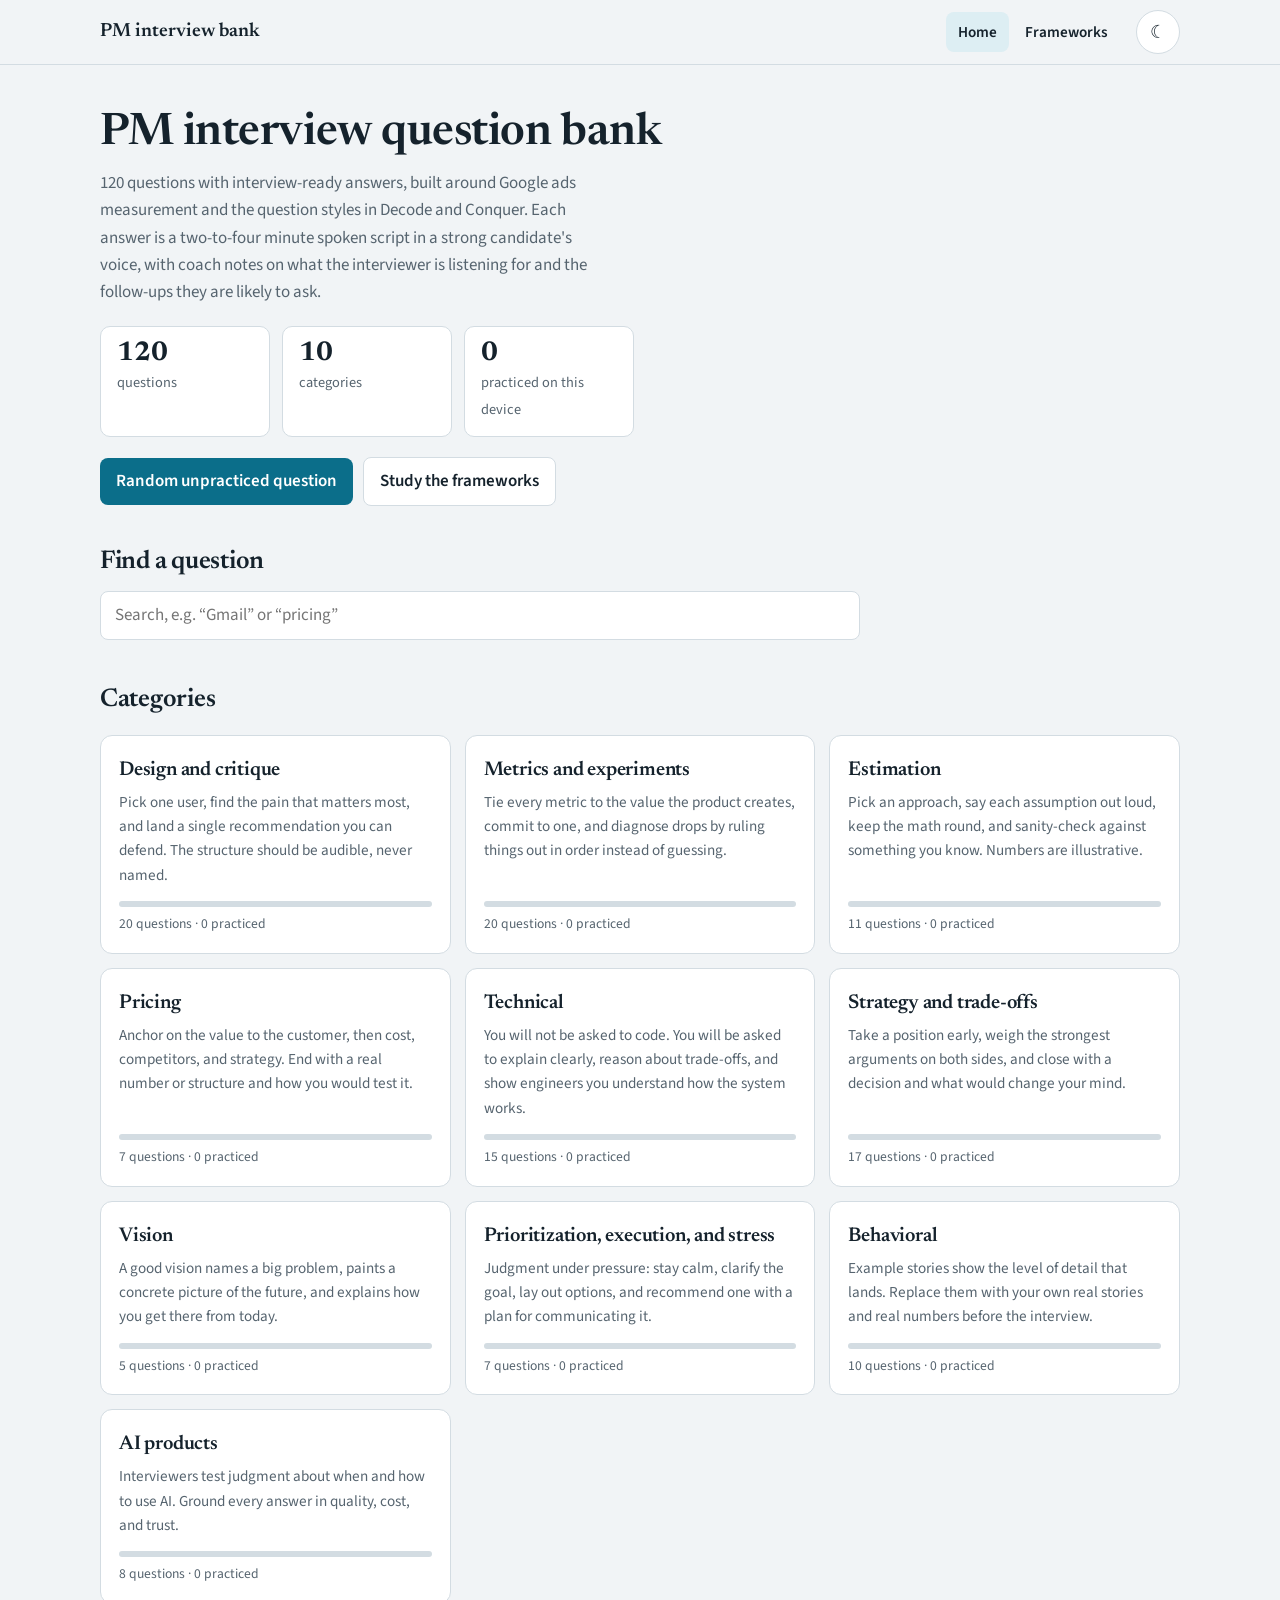
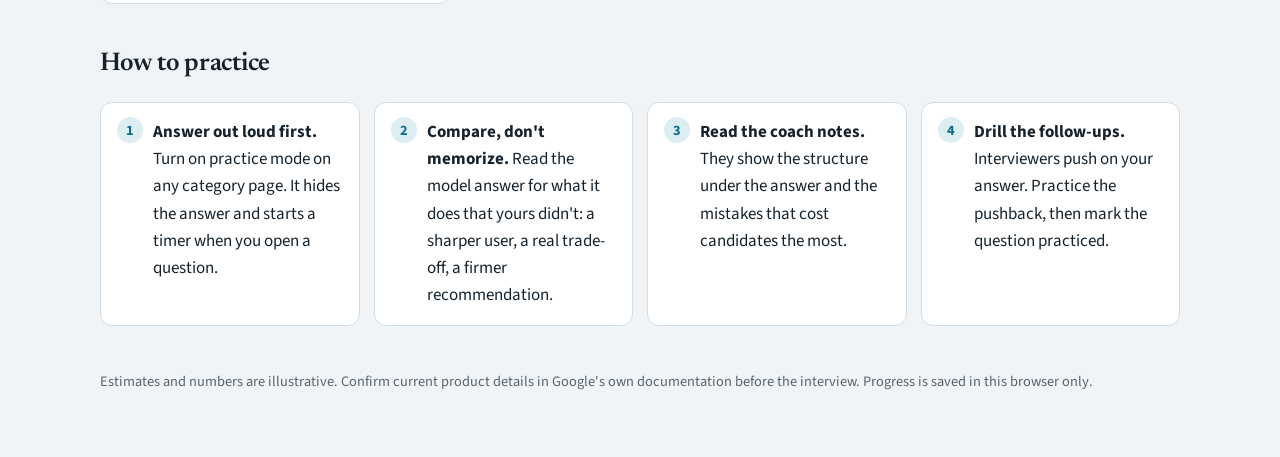
<file: index.html>
<!DOCTYPE html>
<html lang="en">
<head>
<meta charset="utf-8">
<meta name="viewport" content="width=device-width, initial-scale=1, viewport-fit=cover">
<title>PM interview bank</title>
<link rel="preconnect" href="https://fonts.googleapis.com">
<link rel="preconnect" href="https://fonts.gstatic.com" crossorigin>
<link rel="stylesheet" href="https://fonts.googleapis.com/css2?family=Newsreader:opsz,wght@6..72,500;6..72,600&family=Source+Sans+3:wght@400;600;700&display=swap">
<link rel="stylesheet" href="assets/style.css">
<script>try{var t=localStorage.getItem("pmqb-theme");if(t)document.documentElement.dataset.theme=t}catch(e){}</script>
<script src="assets/app.js" defer></script>
<script src="data/design.js" defer></script>
<script src="data/metrics.js" defer></script>
<script src="data/estimation.js" defer></script>
<script src="data/pricing.js" defer></script>
<script src="data/technical.js" defer></script>
<script src="data/strategy.js" defer></script>
<script src="data/vision.js" defer></script>
<script src="data/execution.js" defer></script>
<script src="data/behavioral.js" defer></script>
<script src="data/ai.js" defer></script>
</head>
<body data-page="home">
<main class="wrap">
<section class="hero">
<h1>PM interview question bank</h1>
<p class="lede">120 questions with interview-ready answers, built around Google ads measurement and the question styles in Decode and Conquer. Each answer is a two-to-four minute spoken script in a strong candidate's voice, with coach notes on what the interviewer is listening for and the follow-ups they are likely to ask.</p>
<div class="stats">
<div class="stat"><b id="s-total">120</b><span>questions</span></div>
<div class="stat"><b>10</b><span>categories</span></div>
<div class="stat"><b id="s-done">0</b><span>practiced on this device</span></div>
</div>
<div class="row">
<button class="btn" id="rand">Random unpracticed question</button>
<a class="btn alt" href="frameworks.html">Study the frameworks</a>
</div>
</section>

<section class="home-search">
<label for="q"><h2>Find a question</h2></label>
<input class="search" type="search" id="q" placeholder="Search, e.g. “Gmail” or “pricing”">
<ul class="results" id="results"></ul>
</section>

<h2 class="section-title">Categories</h2>
<div class="grid" id="grid"></div>

<h2 class="section-title">How to practice</h2>
<ol class="steps">
<li><b>Answer out loud first.</b> Turn on practice mode on any category page. It hides the answer and starts a timer when you open a question.</li>
<li><b>Compare, don't memorize.</b> Read the model answer for what it does that yours didn't: a sharper user, a real trade-off, a firmer recommendation.</li>
<li><b>Read the coach notes.</b> They show the structure under the answer and the mistakes that cost candidates the most.</li>
<li><b>Drill the follow-ups.</b> Interviewers push on your answer. Practice the pushback, then mark the question practiced.</li>
</ol>

<footer class="note">Estimates and numbers are illustrative. Confirm current product details in Google's own documentation before the interview. Progress is saved in this browser only.</footer>
</main>
</body>
</html>
</file>
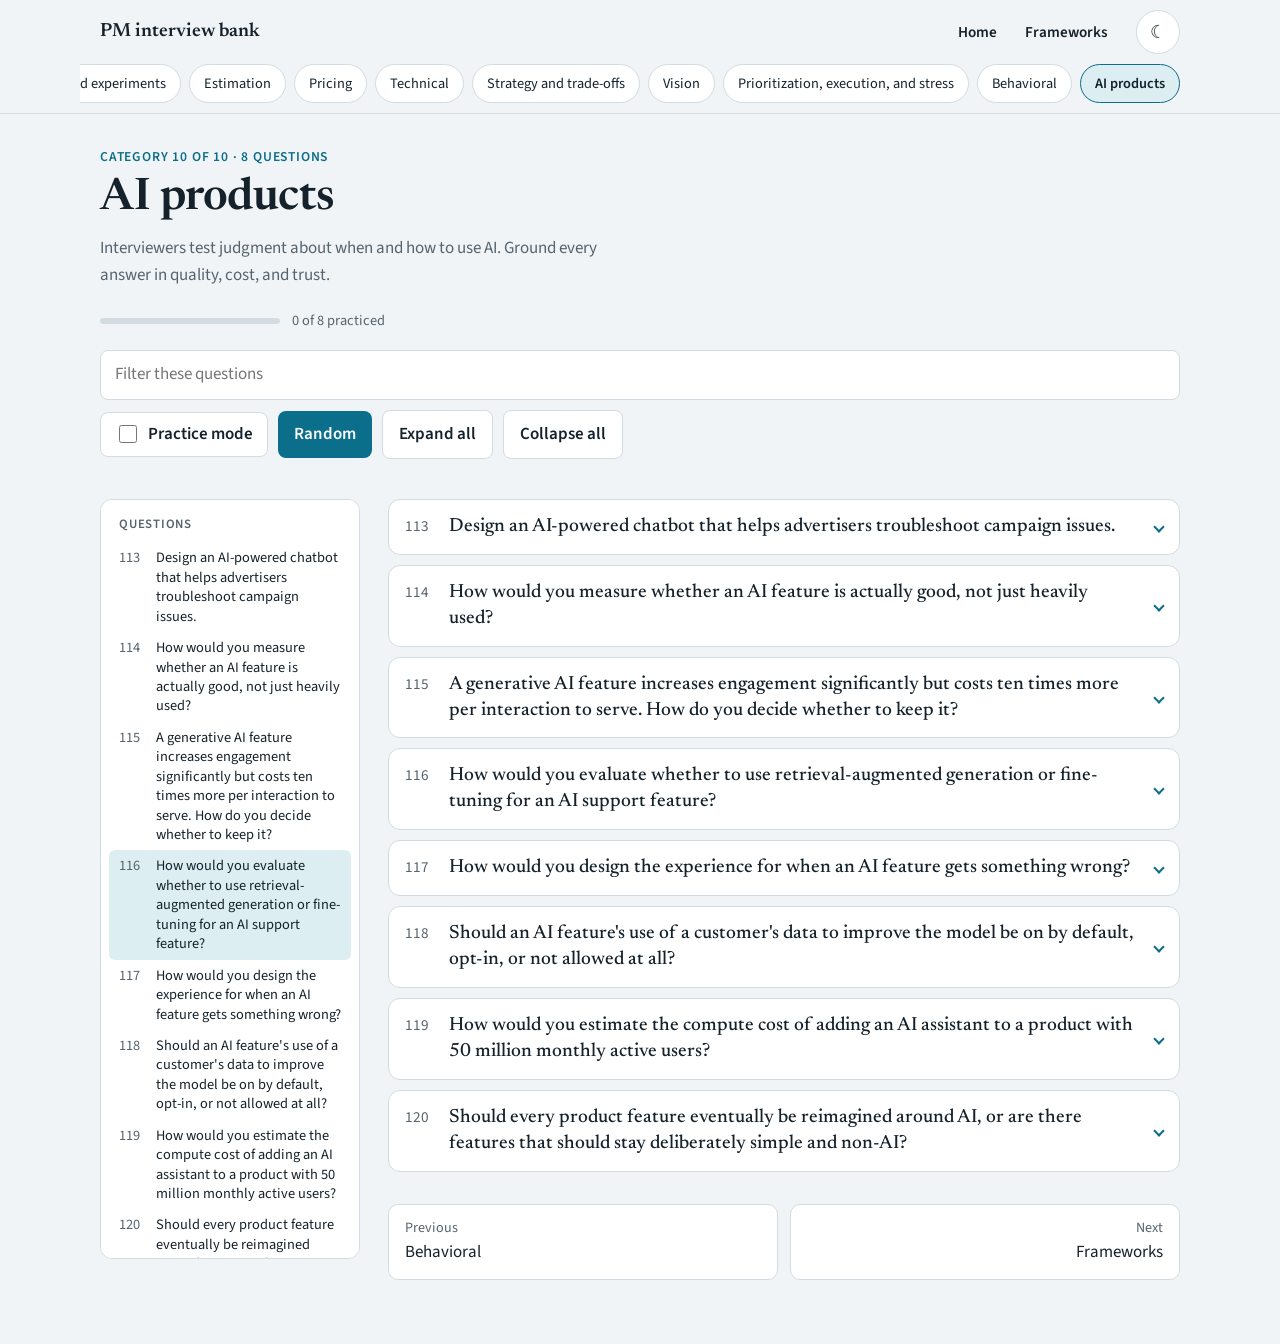
<file: ai.html>
<!DOCTYPE html>
<html lang="en">
<head>
<meta charset="utf-8">
<meta name="viewport" content="width=device-width, initial-scale=1, viewport-fit=cover">
<title>AI products | PM interview bank</title>
<link rel="preconnect" href="https://fonts.googleapis.com">
<link rel="preconnect" href="https://fonts.gstatic.com" crossorigin>
<link rel="stylesheet" href="https://fonts.googleapis.com/css2?family=Newsreader:opsz,wght@6..72,500;6..72,600&family=Source+Sans+3:wght@400;600;700&display=swap">
<link rel="stylesheet" href="assets/style.css">
<script>try{var t=localStorage.getItem("pmqb-theme");if(t)document.documentElement.dataset.theme=t}catch(e){}</script>
<script src="assets/app.js" defer></script>
<script src="data/ai.js" defer></script>
</head>
<body data-page="ai">
<main class="wrap" id="app"><noscript>This page needs JavaScript to show the questions.</noscript></main>
</body>
</html>
</file>
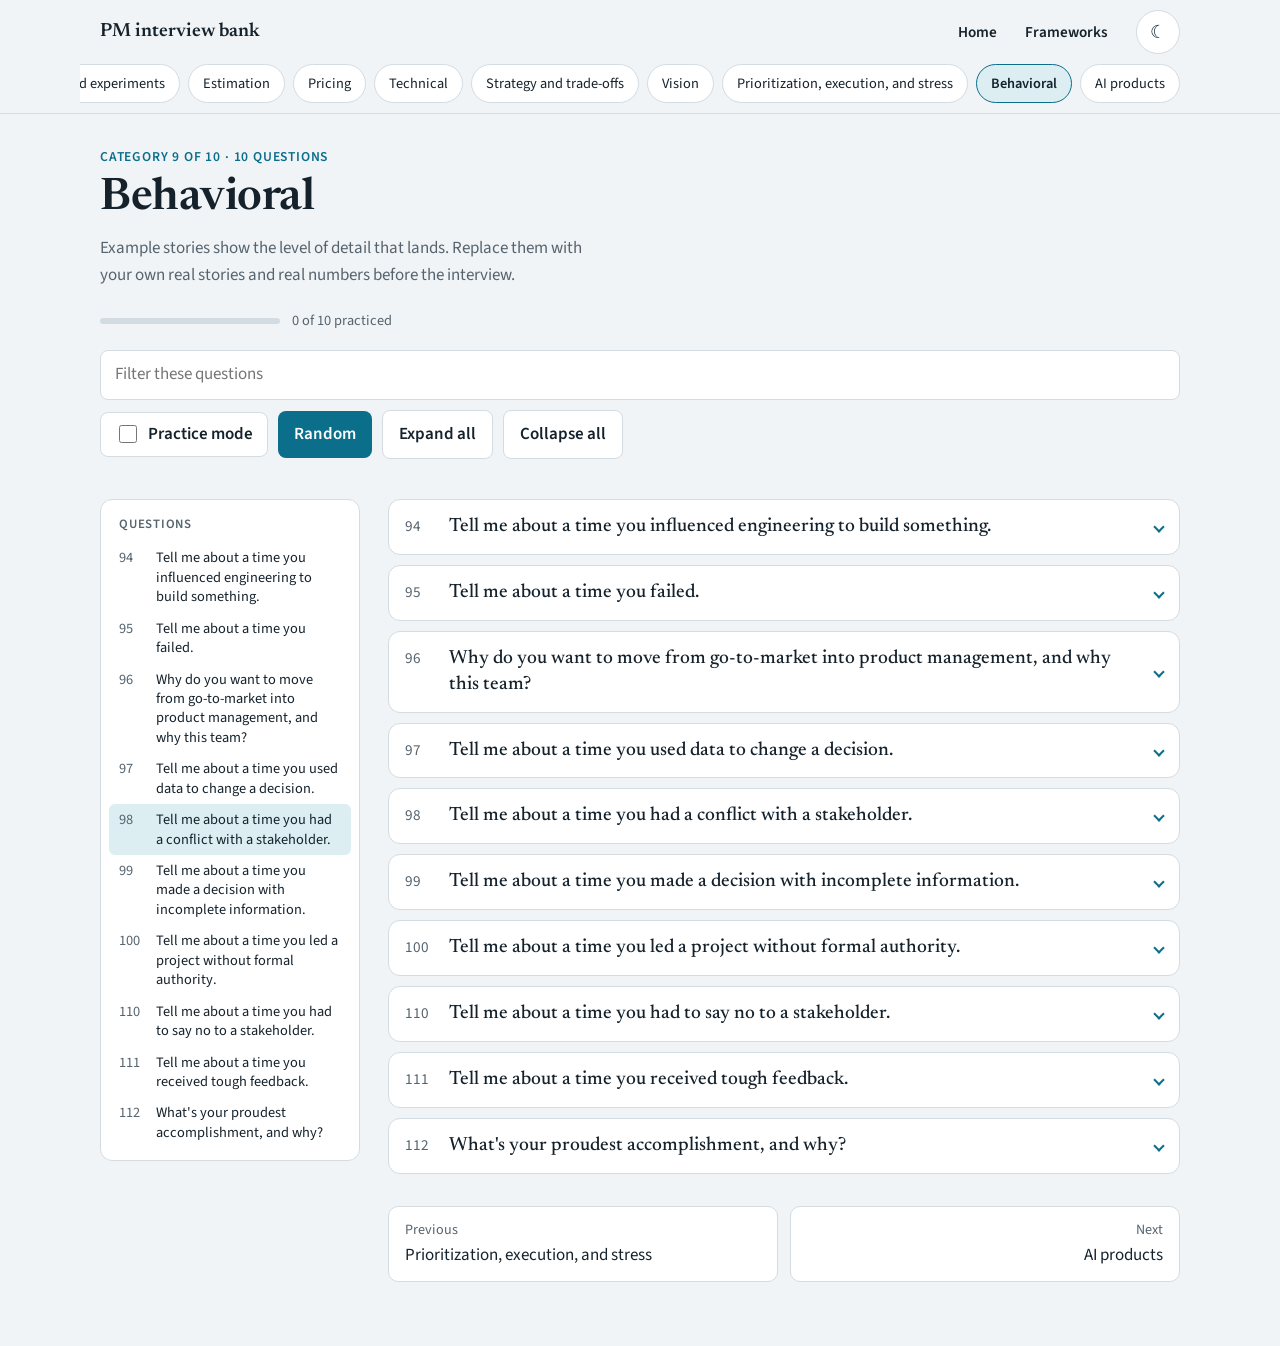
<file: behavioral.html>
<!DOCTYPE html>
<html lang="en">
<head>
<meta charset="utf-8">
<meta name="viewport" content="width=device-width, initial-scale=1, viewport-fit=cover">
<title>Behavioral | PM interview bank</title>
<link rel="preconnect" href="https://fonts.googleapis.com">
<link rel="preconnect" href="https://fonts.gstatic.com" crossorigin>
<link rel="stylesheet" href="https://fonts.googleapis.com/css2?family=Newsreader:opsz,wght@6..72,500;6..72,600&family=Source+Sans+3:wght@400;600;700&display=swap">
<link rel="stylesheet" href="assets/style.css">
<script>try{var t=localStorage.getItem("pmqb-theme");if(t)document.documentElement.dataset.theme=t}catch(e){}</script>
<script src="assets/app.js" defer></script>
<script src="data/behavioral.js" defer></script>
</head>
<body data-page="behavioral">
<main class="wrap" id="app"><noscript>This page needs JavaScript to show the questions.</noscript></main>
</body>
</html>
</file>
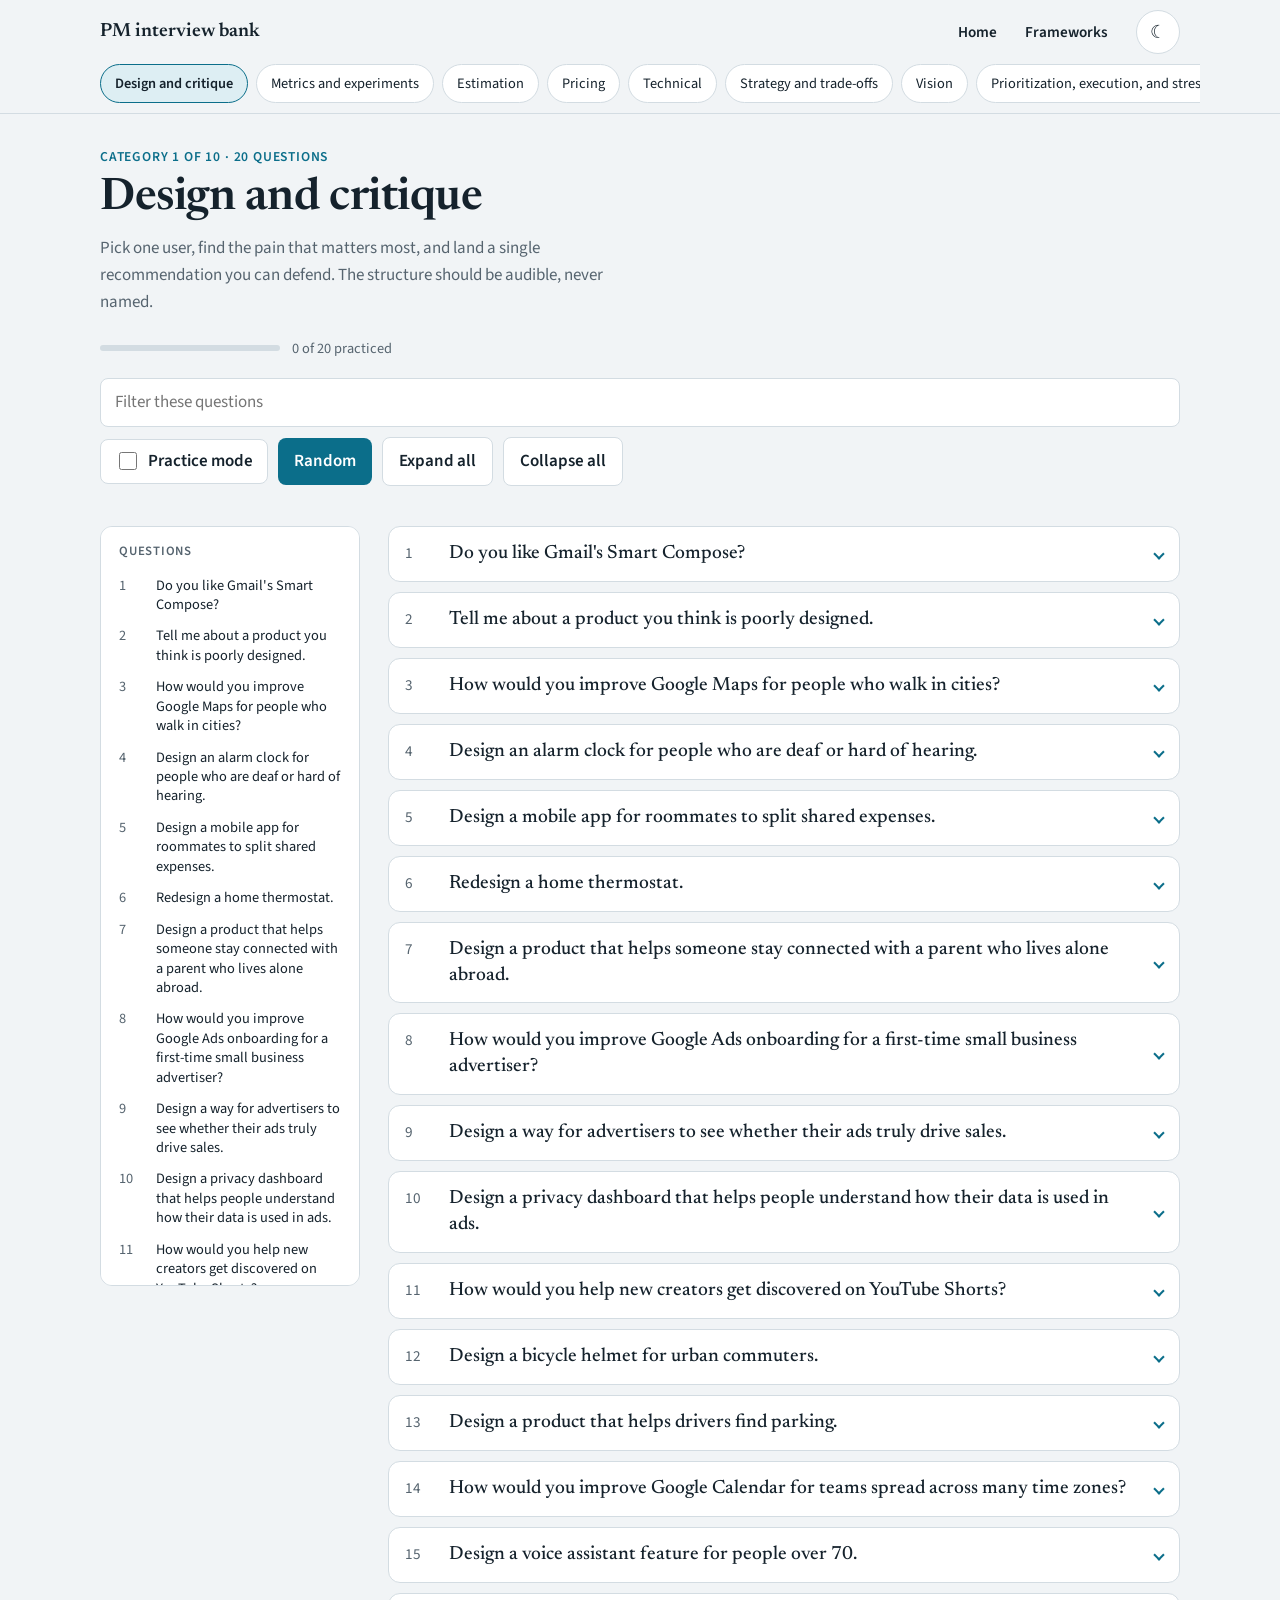
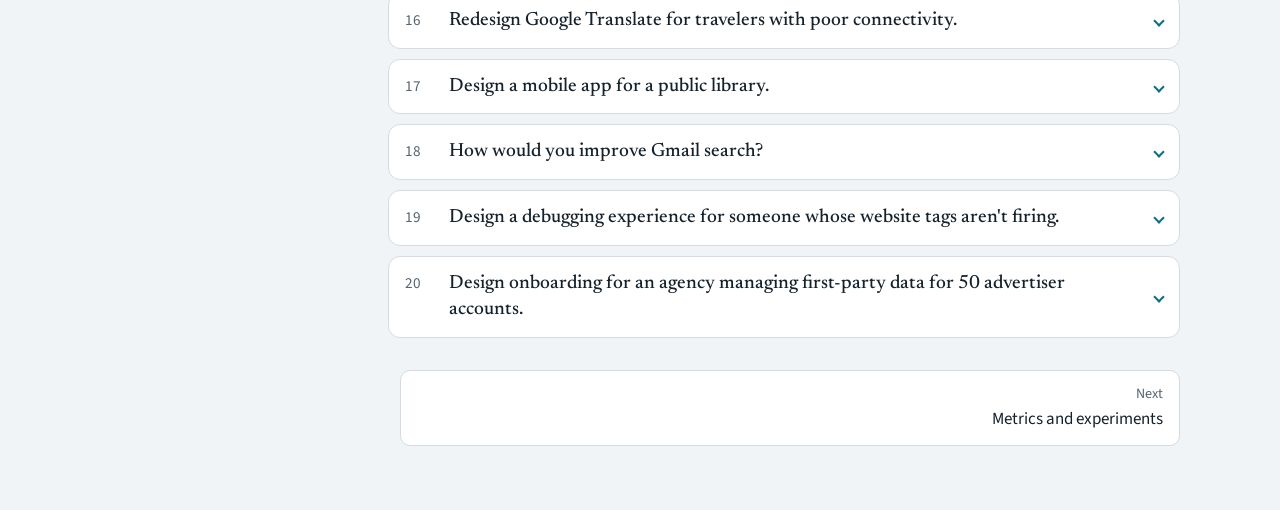
<file: design.html>
<!DOCTYPE html>
<html lang="en">
<head>
<meta charset="utf-8">
<meta name="viewport" content="width=device-width, initial-scale=1, viewport-fit=cover">
<title>Design and critique | PM interview bank</title>
<link rel="preconnect" href="https://fonts.googleapis.com">
<link rel="preconnect" href="https://fonts.gstatic.com" crossorigin>
<link rel="stylesheet" href="https://fonts.googleapis.com/css2?family=Newsreader:opsz,wght@6..72,500;6..72,600&family=Source+Sans+3:wght@400;600;700&display=swap">
<link rel="stylesheet" href="assets/style.css">
<script>try{var t=localStorage.getItem("pmqb-theme");if(t)document.documentElement.dataset.theme=t}catch(e){}</script>
<script src="assets/app.js" defer></script>
<script src="data/design.js" defer></script>
</head>
<body data-page="design">
<main class="wrap" id="app"><noscript>This page needs JavaScript to show the questions.</noscript></main>
</body>
</html>
</file>
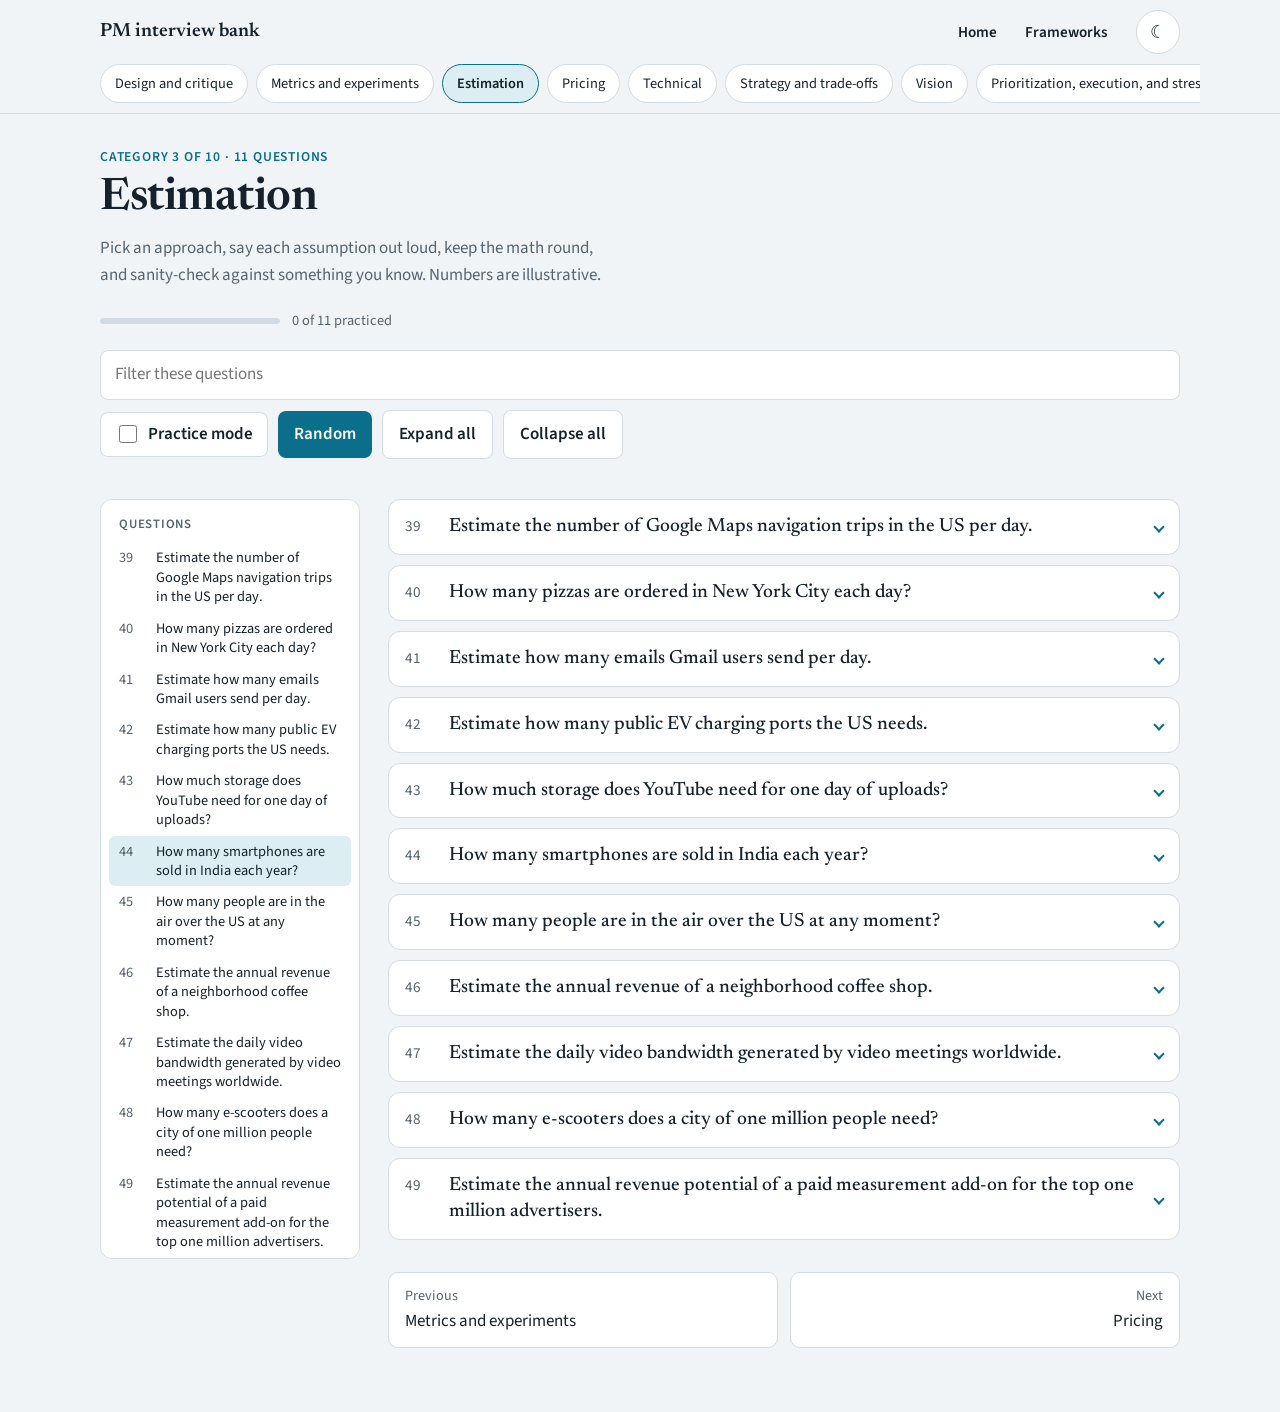
<file: estimation.html>
<!DOCTYPE html>
<html lang="en">
<head>
<meta charset="utf-8">
<meta name="viewport" content="width=device-width, initial-scale=1, viewport-fit=cover">
<title>Estimation | PM interview bank</title>
<link rel="preconnect" href="https://fonts.googleapis.com">
<link rel="preconnect" href="https://fonts.gstatic.com" crossorigin>
<link rel="stylesheet" href="https://fonts.googleapis.com/css2?family=Newsreader:opsz,wght@6..72,500;6..72,600&family=Source+Sans+3:wght@400;600;700&display=swap">
<link rel="stylesheet" href="assets/style.css">
<script>try{var t=localStorage.getItem("pmqb-theme");if(t)document.documentElement.dataset.theme=t}catch(e){}</script>
<script src="assets/app.js" defer></script>
<script src="data/estimation.js" defer></script>
</head>
<body data-page="estimation">
<main class="wrap" id="app"><noscript>This page needs JavaScript to show the questions.</noscript></main>
</body>
</html>
</file>
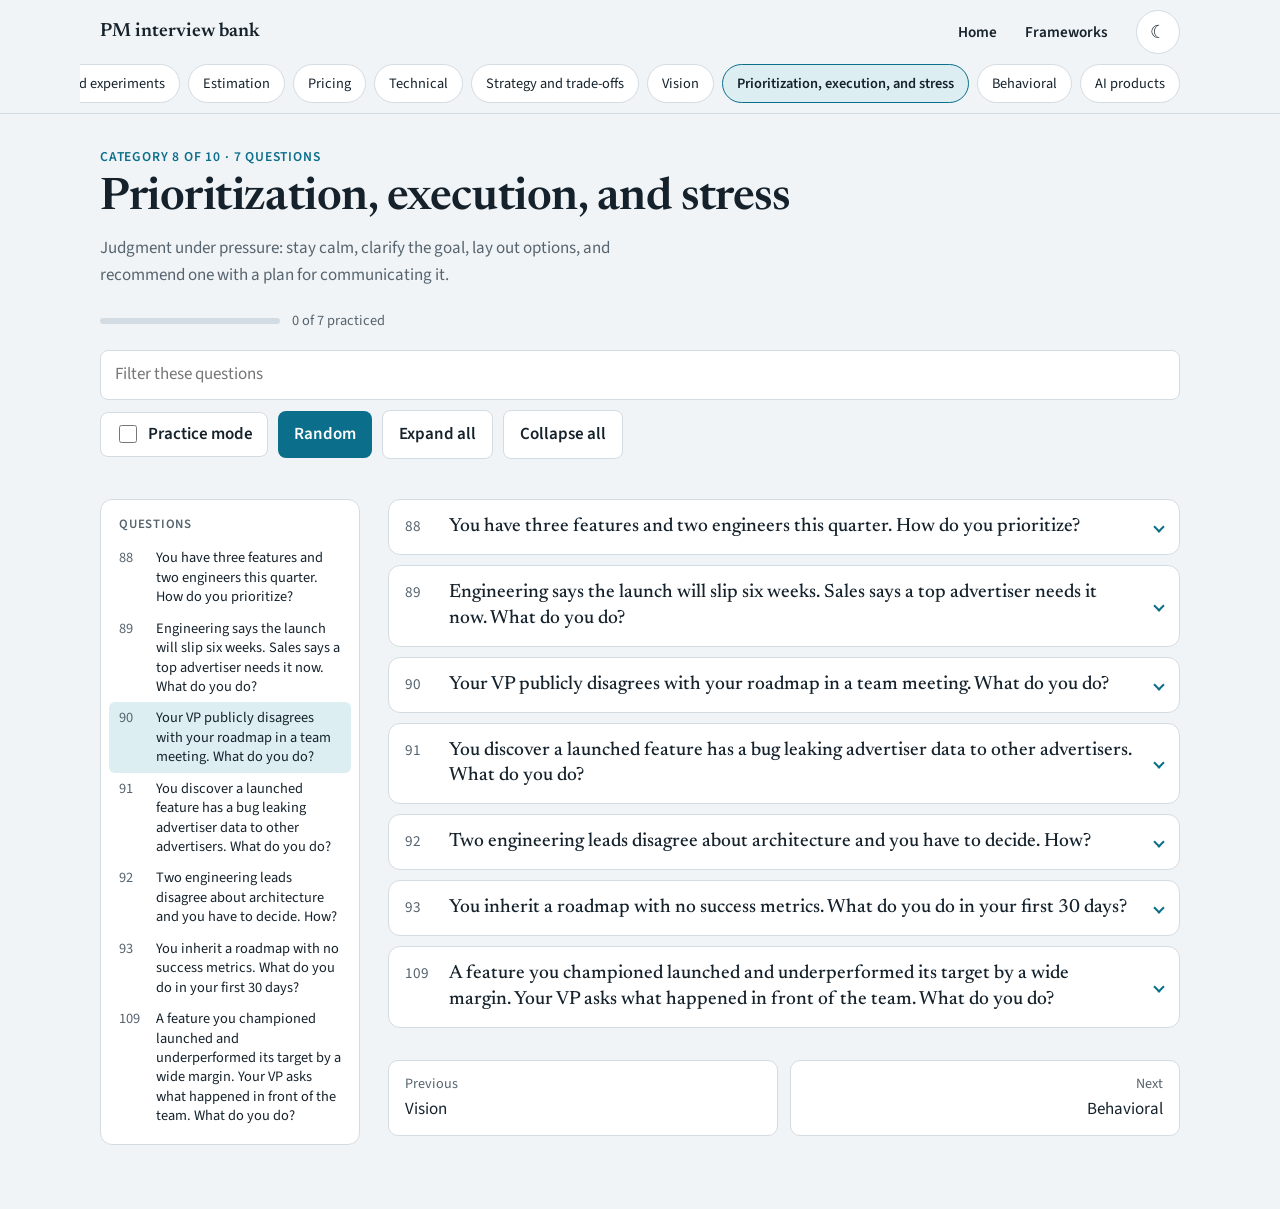
<file: execution.html>
<!DOCTYPE html>
<html lang="en">
<head>
<meta charset="utf-8">
<meta name="viewport" content="width=device-width, initial-scale=1, viewport-fit=cover">
<title>Prioritization, execution, and stress | PM interview bank</title>
<link rel="preconnect" href="https://fonts.googleapis.com">
<link rel="preconnect" href="https://fonts.gstatic.com" crossorigin>
<link rel="stylesheet" href="https://fonts.googleapis.com/css2?family=Newsreader:opsz,wght@6..72,500;6..72,600&family=Source+Sans+3:wght@400;600;700&display=swap">
<link rel="stylesheet" href="assets/style.css">
<script>try{var t=localStorage.getItem("pmqb-theme");if(t)document.documentElement.dataset.theme=t}catch(e){}</script>
<script src="assets/app.js" defer></script>
<script src="data/execution.js" defer></script>
</head>
<body data-page="execution">
<main class="wrap" id="app"><noscript>This page needs JavaScript to show the questions.</noscript></main>
</body>
</html>
</file>
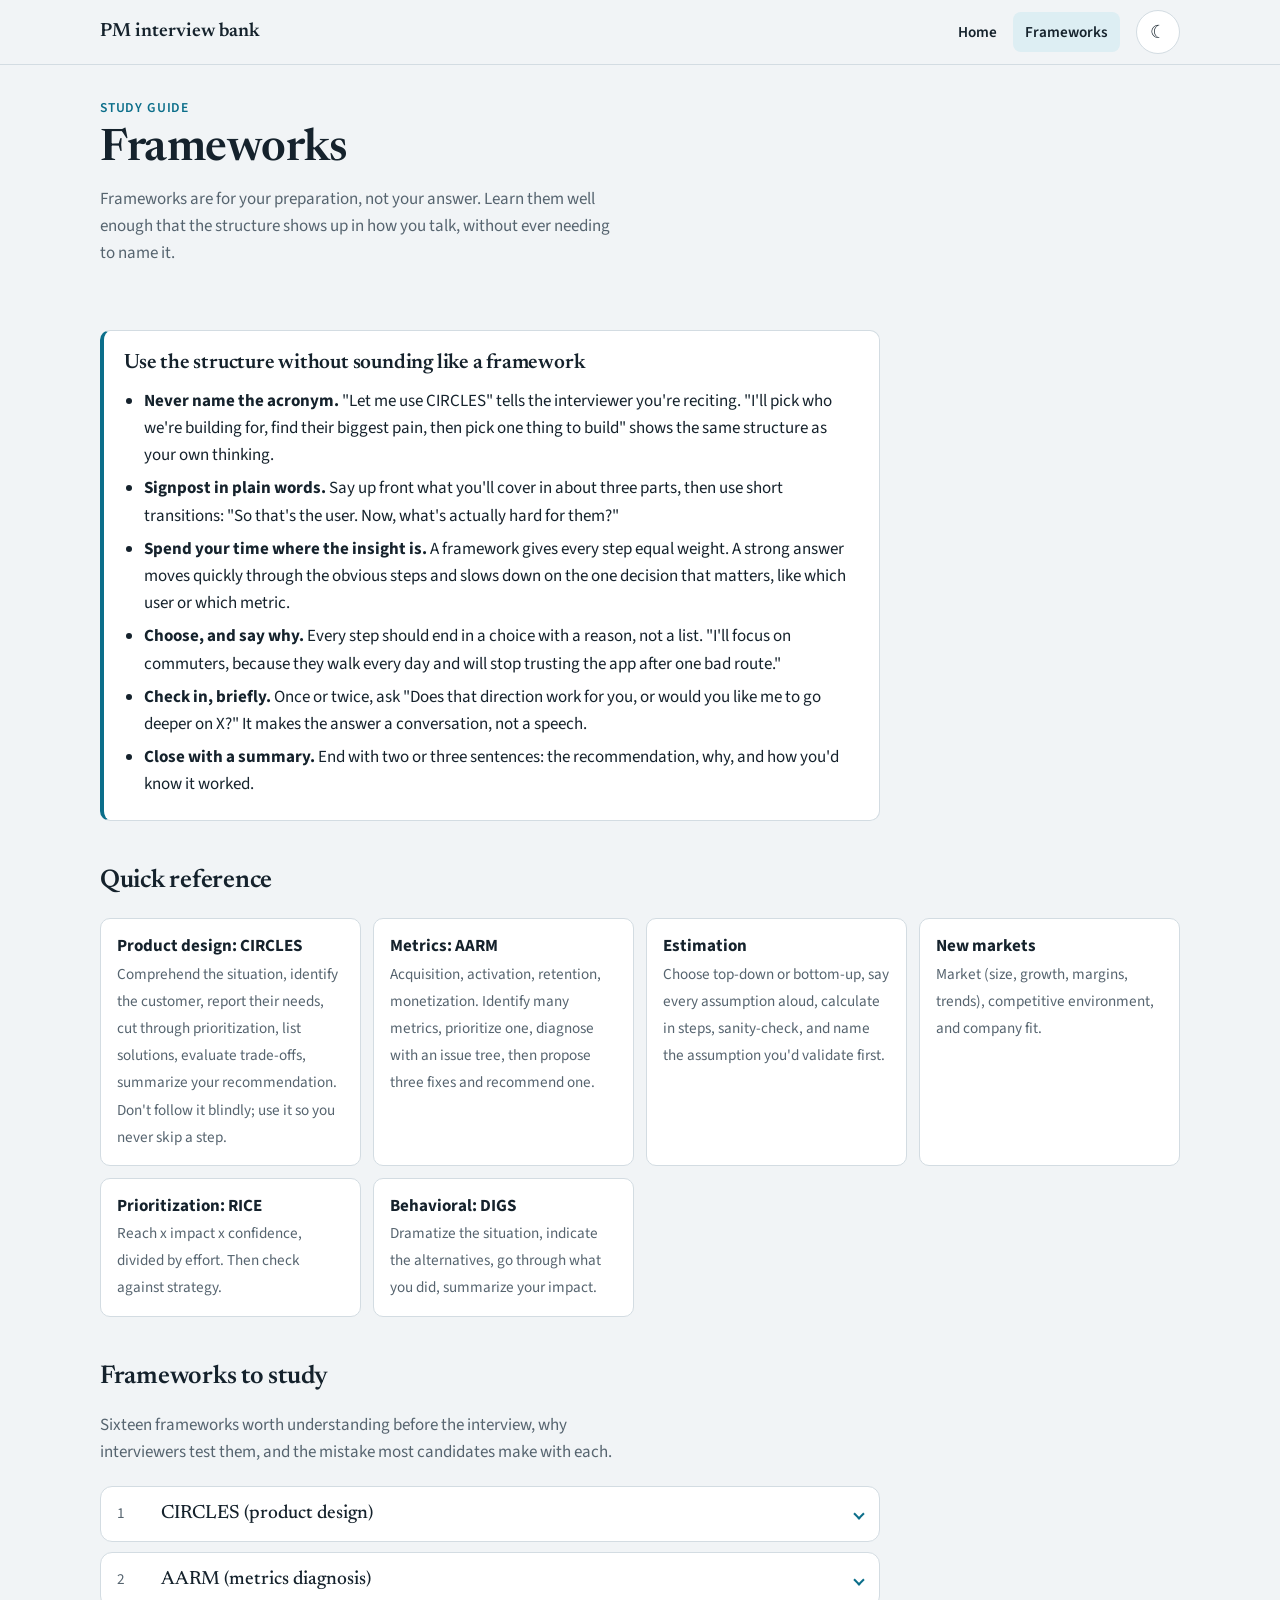
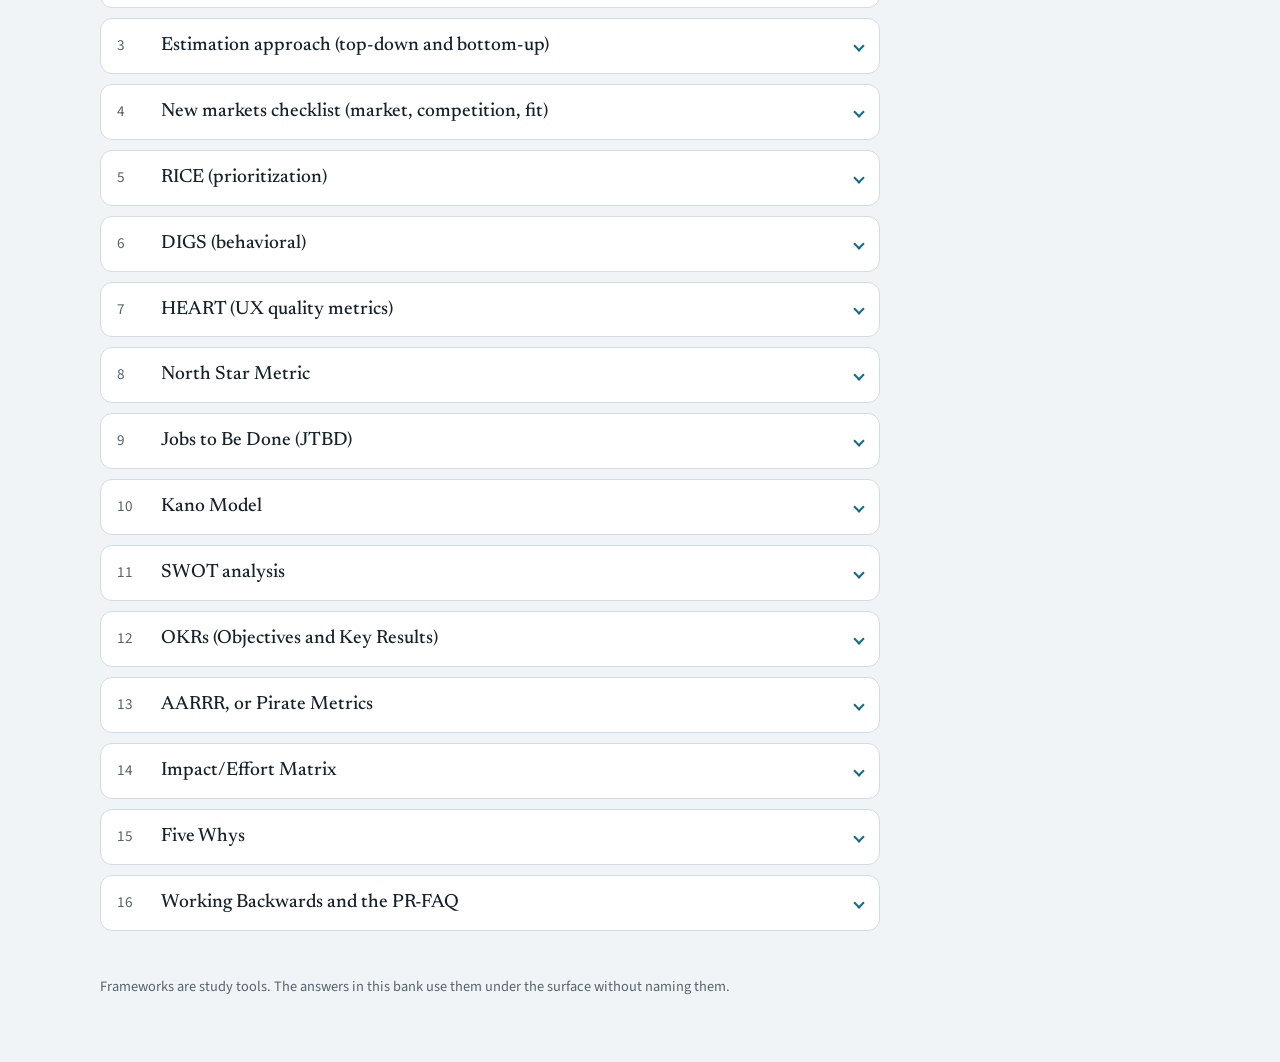
<file: frameworks.html>
<!DOCTYPE html>
<html lang="en">
<head>
<meta charset="utf-8">
<meta name="viewport" content="width=device-width, initial-scale=1, viewport-fit=cover">
<title>Frameworks | PM interview bank</title>
<link rel="preconnect" href="https://fonts.googleapis.com">
<link rel="preconnect" href="https://fonts.gstatic.com" crossorigin>
<link rel="stylesheet" href="https://fonts.googleapis.com/css2?family=Newsreader:opsz,wght@6..72,500;6..72,600&family=Source+Sans+3:wght@400;600;700&display=swap">
<link rel="stylesheet" href="assets/style.css">
<script>try{var t=localStorage.getItem("pmqb-theme");if(t)document.documentElement.dataset.theme=t}catch(e){}</script>
<script src="assets/app.js" defer></script>
</head>
<body data-page="frameworks">
<main class="wrap">
<div class="page-head">
<p class="eyebrow">Study guide</p>
<h1>Frameworks</h1>
<p class="lede">Frameworks are for your preparation, not your answer. Learn them well enough that the structure shows up in how you talk, without ever needing to name it.</p>
</div>

<div class="callout">
<h2>Use the structure without sounding like a framework</h2>
<ul>
<li><b>Never name the acronym.</b> "Let me use CIRCLES" tells the interviewer you're reciting. "I'll pick who we're building for, find their biggest pain, then pick one thing to build" shows the same structure as your own thinking.</li>
<li><b>Signpost in plain words.</b> Say up front what you'll cover in about three parts, then use short transitions: "So that's the user. Now, what's actually hard for them?"</li>
<li><b>Spend your time where the insight is.</b> A framework gives every step equal weight. A strong answer moves quickly through the obvious steps and slows down on the one decision that matters, like which user or which metric.</li>
<li><b>Choose, and say why.</b> Every step should end in a choice with a reason, not a list. "I'll focus on commuters, because they walk every day and will stop trusting the app after one bad route."</li>
<li><b>Check in, briefly.</b> Once or twice, ask "Does that direction work for you, or would you like me to go deeper on X?" It makes the answer a conversation, not a speech.</li>
<li><b>Close with a summary.</b> End with two or three sentences: the recommendation, why, and how you'd know it worked.</li>
</ul>
</div>

<h2 class="section-title">Quick reference</h2>
<div class="quickref">
<div><b>Product design: CIRCLES</b><span>Comprehend the situation, identify the customer, report their needs, cut through prioritization, list solutions, evaluate trade-offs, summarize your recommendation. Don't follow it blindly; use it so you never skip a step.</span></div>
<div><b>Metrics: AARM</b><span>Acquisition, activation, retention, monetization. Identify many metrics, prioritize one, diagnose with an issue tree, then propose three fixes and recommend one.</span></div>
<div><b>Estimation</b><span>Choose top-down or bottom-up, say every assumption aloud, calculate in steps, sanity-check, and name the assumption you'd validate first.</span></div>
<div><b>New markets</b><span>Market (size, growth, margins, trends), competitive environment, and company fit.</span></div>
<div><b>Prioritization: RICE</b><span>Reach x impact x confidence, divided by effort. Then check against strategy.</span></div>
<div><b>Behavioral: DIGS</b><span>Dramatize the situation, indicate the alternatives, go through what you did, summarize your impact.</span></div>
</div>

<h2 class="section-title">Frameworks to study</h2>
<p class="lede">Sixteen frameworks worth understanding before the interview, why interviewers test them, and the mistake most candidates make with each.</p>
<div class="narrow fw-list">
<details class="q" id="f1"><summary><span class="num">1</span><span class="qt">CIRCLES (product design)</span></summary><div class="body"><p class="shape">The go-to structure for "design a product for X" questions.</p><p>CIRCLES stands for comprehend the situation, identify the customer, report their needs, cut through prioritization, list solutions, evaluate trade-offs, and summarize your recommendation. It comes from the book Decode and Conquer, and interviewers use design questions specifically to see whether you naturally structure an open-ended problem instead of jumping straight to a solution.</p>
<p>Study it by practicing the sequence out loud until it feels automatic, then deliberately vary the pacing, since spending too long clarifying or too long brainstorming both read as weaknesses. The most common failure isn't forgetting a step, it's rushing to solutions before the customer and their need are clear.</p></div></details>
<details class="q" id="f2"><summary><span class="num">2</span><span class="qt">AARM (metrics diagnosis)</span></summary><div class="body"><p class="shape">Use it to brainstorm broadly, then commit to one metric.</p><p>AARM organizes metrics around the user journey: acquisition, activation, retention, and monetization. It's a brainstorming tool, not the final answer, so the real skill it tests is whether you can generate several reasonable metrics and then defend picking just one as a north star.</p>
<p>For diagnosis questions, like "a metric dropped, why," pair AARM with an issue tree: is the drop real, what are the possible causes, and how would you segment the data to narrow it down. Interviewers are listening for structured elimination, not a lucky guess at the cause.</p></div></details>
<details class="q" id="f3"><summary><span class="num">3</span><span class="qt">Estimation approach (top-down and bottom-up)</span></summary><div class="body"><p class="shape">State every assumption out loud, even the obvious ones.</p><p>Estimation questions test comfort with ambiguity and basic quantitative reasoning, not your ability to recall real numbers. Decide whether to go top-down, starting from a large population and narrowing down, or bottom-up, building from a small unit and scaling up, and say which one you're choosing and why.</p>
<p>Round numbers aggressively to keep the math clean, state each assumption as you use it, and finish with a sanity check against something you actually know, like store counts or population figures. Always name the one or two assumptions that would move the answer the most, since that shows judgment about what matters.</p></div></details>
<details class="q" id="f4"><summary><span class="num">4</span><span class="qt">New markets checklist (market, competition, fit)</span></summary><div class="body"><p class="shape">For "should company X enter market Y" questions.</p><p>This checklist evaluates three things: the market itself, meaning its size, growth, margins, and trends, the competitive environment, meaning who's already there and how defensible their position is, and company fit, meaning whether the company's existing strengths and assets actually help here.</p>
<p>The most common mistake is skipping company fit and only evaluating whether the market is attractive in the abstract. A market can be huge and growing and still be a bad idea for a specific company if it doesn't build on anything that company is already good at.</p></div></details>
<details class="q" id="f5"><summary><span class="num">5</span><span class="qt">RICE (prioritization)</span></summary><div class="body"><p class="shape">Score, then check the score against strategy.</p><p>RICE scores an initiative as reach times impact times confidence, divided by effort. It gives prioritization questions a quantitative backbone instead of a purely qualitative debate.</p>
<p>The part candidates most often skip is the step after scoring: checking the highest-scoring option against strategic goals, dependencies, and risk. A framework score is an input to the decision, not the decision itself, and saying that explicitly is what separates a mechanical answer from a judgment-driven one.</p></div></details>
<details class="q" id="f6"><summary><span class="num">6</span><span class="qt">DIGS (behavioral)</span></summary><div class="body"><p class="shape">Dramatize, indicate alternatives, go through what you did, summarize impact.</p><p>DIGS is a structure for behavioral answers: dramatize the situation so the stakes are clear, indicate the alternatives you considered so the interviewer sees you weren't on autopilot, go through what you actually did, and summarize the impact with a number if you can.</p>
<p>It's close to the more widely known STAR method, situation, task, action, result, with one addition: explicitly naming alternatives you didn't take. That's the part worth rehearsing, since it's what shows judgment rather than just narrating events in order.</p></div></details>
<details class="q" id="f7"><summary><span class="num">7</span><span class="qt">HEART (UX quality metrics)</span></summary><div class="body"><p class="shape">Google's own framework for measuring user experience quality.</p><p>HEART measures happiness, engagement, adoption, retention, and task success. It was developed at Google specifically to give UX and product teams a shared vocabulary for quality metrics beyond raw usage counts, so it's worth knowing by name in a Google interview.</p>
<p>Use it when a question asks you to evaluate the quality of an experience, not just whether people use it. Task success in particular is the metric most candidates forget: it measures whether people actually accomplished what they came to do, which usage numbers alone can't tell you.</p></div></details>
<details class="q" id="f8"><summary><span class="num">8</span><span class="qt">North Star Metric</span></summary><div class="body"><p class="shape">The one number a whole team rallies around.</p><p>A north star metric is the single measure a team optimizes for because it best captures the value the product delivers to users, in a way that's expected to also drive business results if it improves.</p>
<p>A good north star reflects real value delivered, not just activity, is measurable in the near term, and is something the team can actually influence. When asked for "the one metric that matters," interviewers want to see you reject vanity metrics like raw signups or pageviews in favor of something that ties usage to value.</p></div></details>
<details class="q" id="f9"><summary><span class="num">9</span><span class="qt">Jobs to Be Done (JTBD)</span></summary><div class="body"><p class="shape">Reframe the question around the job the customer is "hiring" the product to do.</p><p>Jobs to Be Done reframes a product around the underlying job a customer is trying to get done, rather than the product category itself. The classic example is that people don't want a drill, they want a hole in the wall, and really they want the shelf that hole makes possible.</p>
<p>It's useful for design and strategy questions where the obvious framing is too narrow. Naming the real job a customer is hiring the product for often reveals competitors you wouldn't otherwise consider, since anything that gets the same job done is a competitor, even if it looks nothing like your product.</p></div></details>
<details class="q" id="f10"><summary><span class="num">10</span><span class="qt">Kano Model</span></summary><div class="body"><p class="shape">Sort features into basic, performance, and delight.</p><p>The Kano model classifies features into three types: basic features that cause dissatisfaction if missing but don't create much delight when present, performance features where more is simply better, and delight features that create disproportionate satisfaction because they're unexpected.</p>
<p>It's a good addition to a prioritization answer because it adds a dimension RICE doesn't capture well: not all high-impact features behave the same way as you invest more in them. Knowing which category a feature falls into changes whether it's worth over-investing in it.</p></div></details>
<details class="q" id="f11"><summary><span class="num">11</span><span class="qt">SWOT analysis</span></summary><div class="body"><p class="shape">Strengths, weaknesses, opportunities, threats.</p><p>SWOT separates internal factors, strengths and weaknesses, from external factors, opportunities and threats. It's a simple structure for strategy questions that ask you to evaluate a company's or product's position before recommending a direction.</p>
<p>Used well, it's a quick scan, not the whole answer: the real value comes from what you recommend after the scan, connecting a specific strength to a specific opportunity, rather than just listing four boxes of observations and stopping there.</p></div></details>
<details class="q" id="f12"><summary><span class="num">12</span><span class="qt">OKRs (Objectives and Key Results)</span></summary><div class="body"><p class="shape">How companies like Google translate strategy into measurable goals.</p><p>An objective is a qualitative, ambitious statement of what you want to achieve. Key results are the specific, measurable outcomes that tell you whether you got there. Good key results are outcomes, not tasks, meaning "increase task success rate to 90 percent," not "ship feature X."</p>
<p>This is worth knowing cold for a Google interview specifically, since OKRs are how the company sets and communicates goals internally. If a question asks how you'd set goals for a team or a quarter, framing your answer as an objective with two or three measurable key results shows fluency with how the company actually operates.</p></div></details>
<details class="q" id="f13"><summary><span class="num">13</span><span class="qt">AARRR, or Pirate Metrics</span></summary><div class="body"><p class="shape">A funnel-shaped cousin of AARM: acquisition, activation, retention, referral, revenue.</p><p>AARRR walks through the same early stages as AARM but adds referral as its own stage and treats the whole thing as a strict funnel: acquisition, activation, retention, referral, revenue. It's useful when a question is specifically about growth, since it forces you to consider how existing users bring in new ones, which AARM doesn't call out separately.</p>
<p>Knowing both frameworks and the difference between them is more useful than memorizing either one alone: AARM is a broader lens for organizing any product's metrics, while AARRR is sharper for questions specifically about a growth funnel.</p></div></details>
<details class="q" id="f14"><summary><span class="num">14</span><span class="qt">Impact/Effort Matrix</span></summary><div class="body"><p class="shape">A fast, visual way to sort ideas into four quadrants.</p><p>This plots initiatives on two axes, impact and effort, creating four quadrants: quick wins, which are high impact and low effort, big bets, which are high impact and high effort, fill-ins, which are low impact and low effort, and time sinks, which are low impact and high effort.</p>
<p>It's a faster, more visual alternative to RICE when a question just wants a quick prioritization pass across many small ideas rather than a precise ranking of a few. Naming which quadrant something falls into is a quick way to justify deprioritizing an idea without a lot of math.</p></div></details>
<details class="q" id="f15"><summary><span class="num">15</span><span class="qt">Five Whys</span></summary><div class="body"><p class="shape">Ask "why" repeatedly to get from a symptom to a root cause.</p><p>Five Whys is a simple root-cause technique: state the problem, ask why it happened, then ask why that answer happened, repeating roughly five times until you reach a cause that's actually actionable, rather than stopping at the first, most visible explanation.</p>
<p>It's a good tool to name explicitly in diagnostic questions, like a metric that dropped, because it signals that you won't stop investigating at the first plausible-sounding explanation. The discipline of it is refusing to recommend a fix until you've pushed past the surface-level symptom.</p></div></details>
<details class="q" id="f16"><summary><span class="num">16</span><span class="qt">Working Backwards and the PR-FAQ</span></summary><div class="body"><p class="shape">Write the press release before you build the product.</p><p>Working backwards starts by writing the press release and FAQ for a product as if it already shipped, describing the customer benefit in plain language before any design or engineering work happens. If the press release doesn't sound compelling on its own, that's a signal the idea isn't strong enough yet.</p>
<p>Even outside companies that use this formally, it's a useful mental model for vision and product-design questions: if you can't describe the customer benefit in two plain sentences a real person would care about, the idea needs more work before you pitch a roadmap around it.</p></div></details>
</div>
<footer class="note">Frameworks are study tools. The answers in this bank use them under the surface without naming them.</footer>
</main>
</body>
</html>
</file>
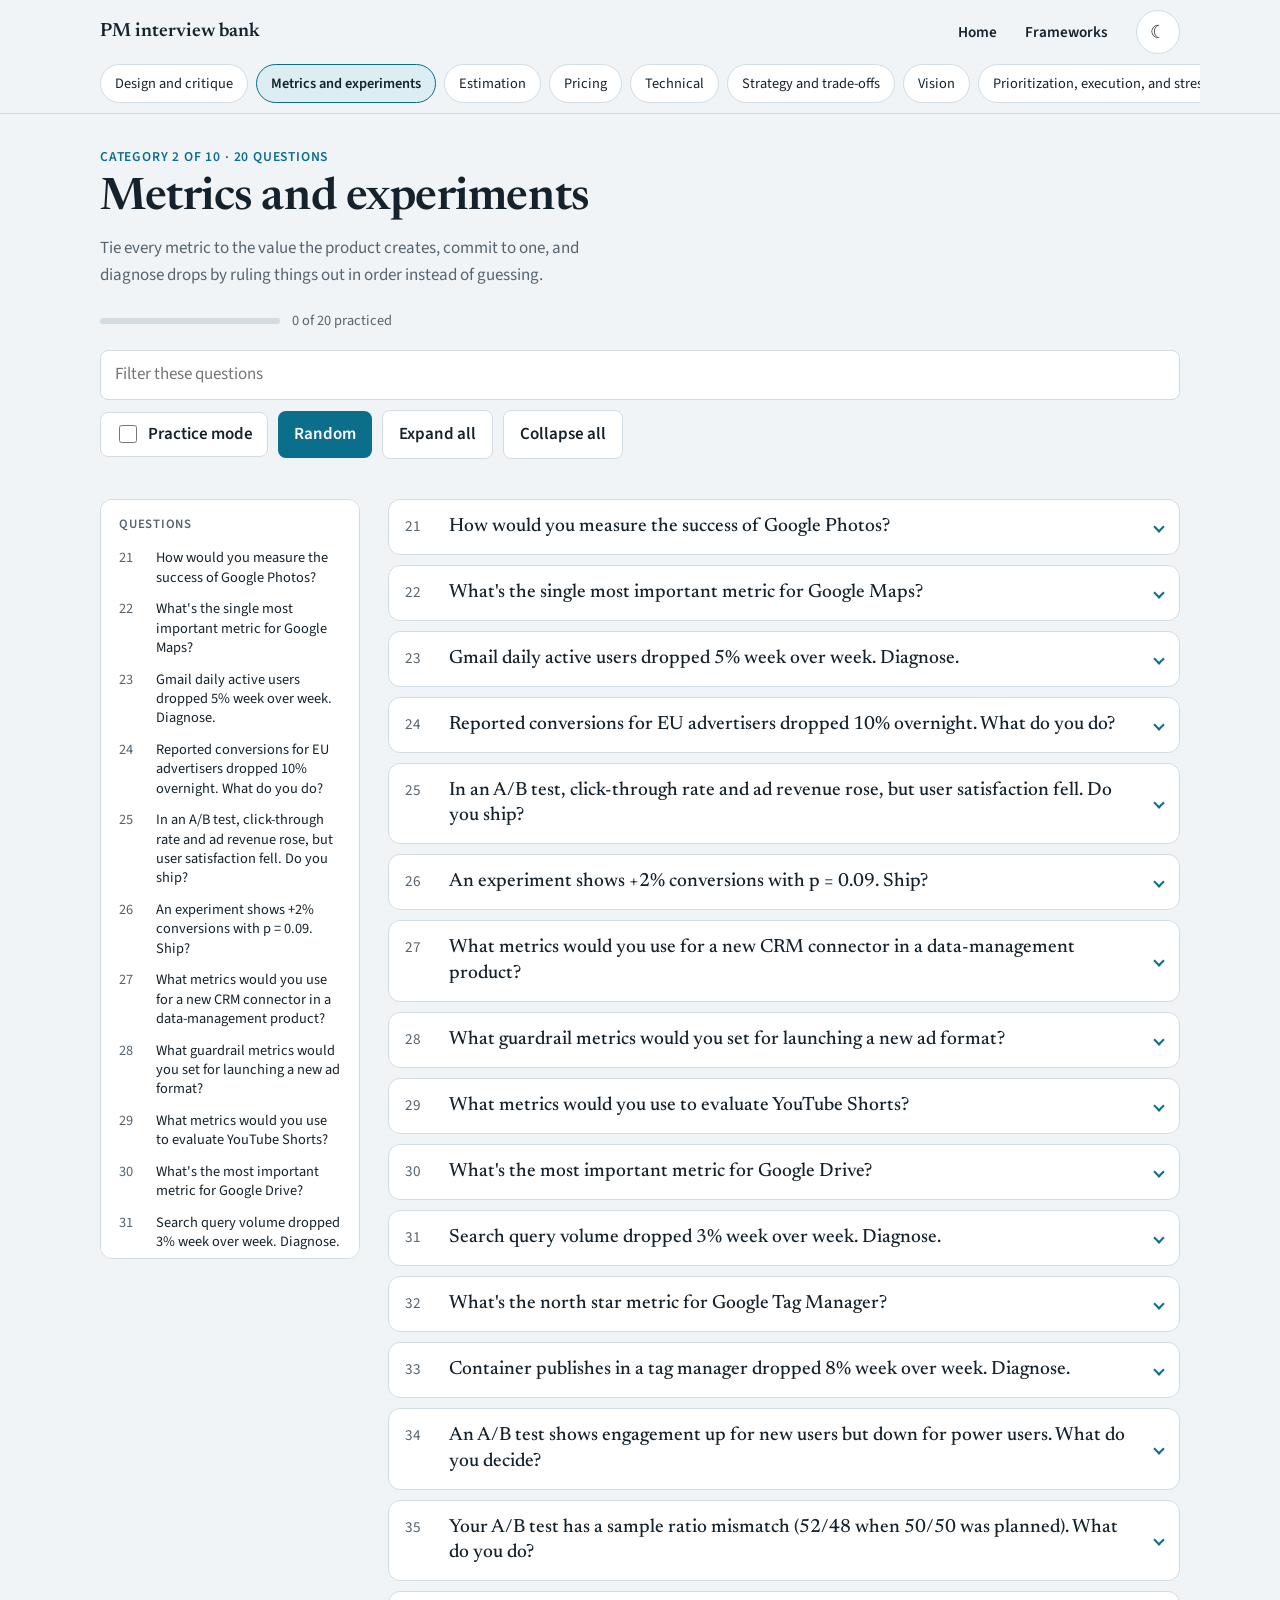
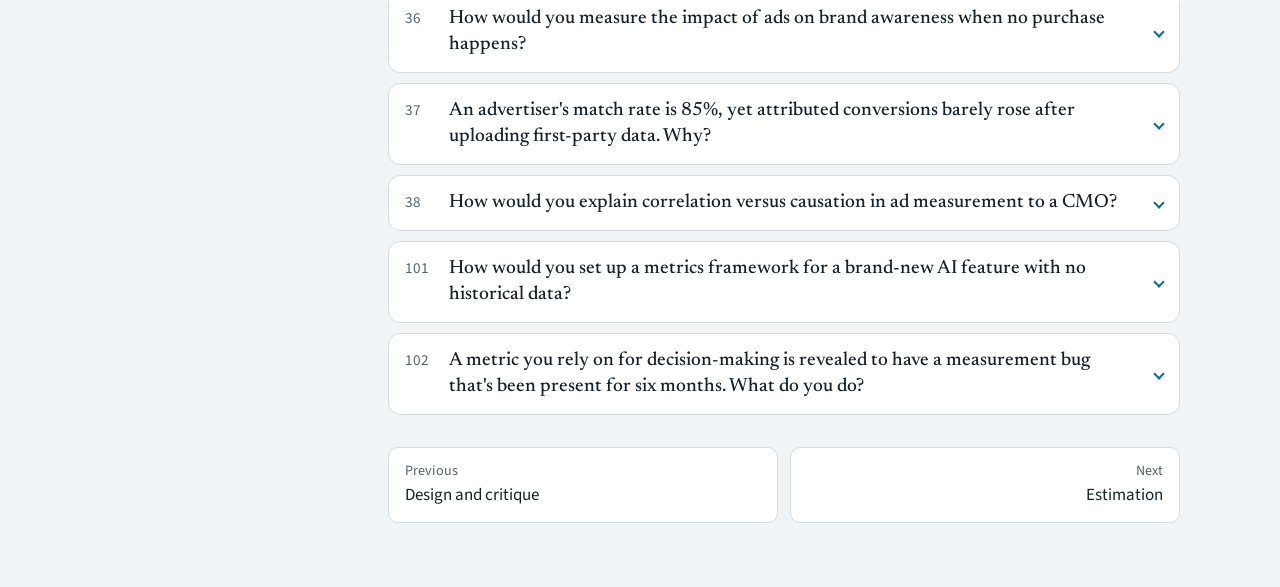
<file: metrics.html>
<!DOCTYPE html>
<html lang="en">
<head>
<meta charset="utf-8">
<meta name="viewport" content="width=device-width, initial-scale=1, viewport-fit=cover">
<title>Metrics and experiments | PM interview bank</title>
<link rel="preconnect" href="https://fonts.googleapis.com">
<link rel="preconnect" href="https://fonts.gstatic.com" crossorigin>
<link rel="stylesheet" href="https://fonts.googleapis.com/css2?family=Newsreader:opsz,wght@6..72,500;6..72,600&family=Source+Sans+3:wght@400;600;700&display=swap">
<link rel="stylesheet" href="assets/style.css">
<script>try{var t=localStorage.getItem("pmqb-theme");if(t)document.documentElement.dataset.theme=t}catch(e){}</script>
<script src="assets/app.js" defer></script>
<script src="data/metrics.js" defer></script>
</head>
<body data-page="metrics">
<main class="wrap" id="app"><noscript>This page needs JavaScript to show the questions.</noscript></main>
</body>
</html>
</file>
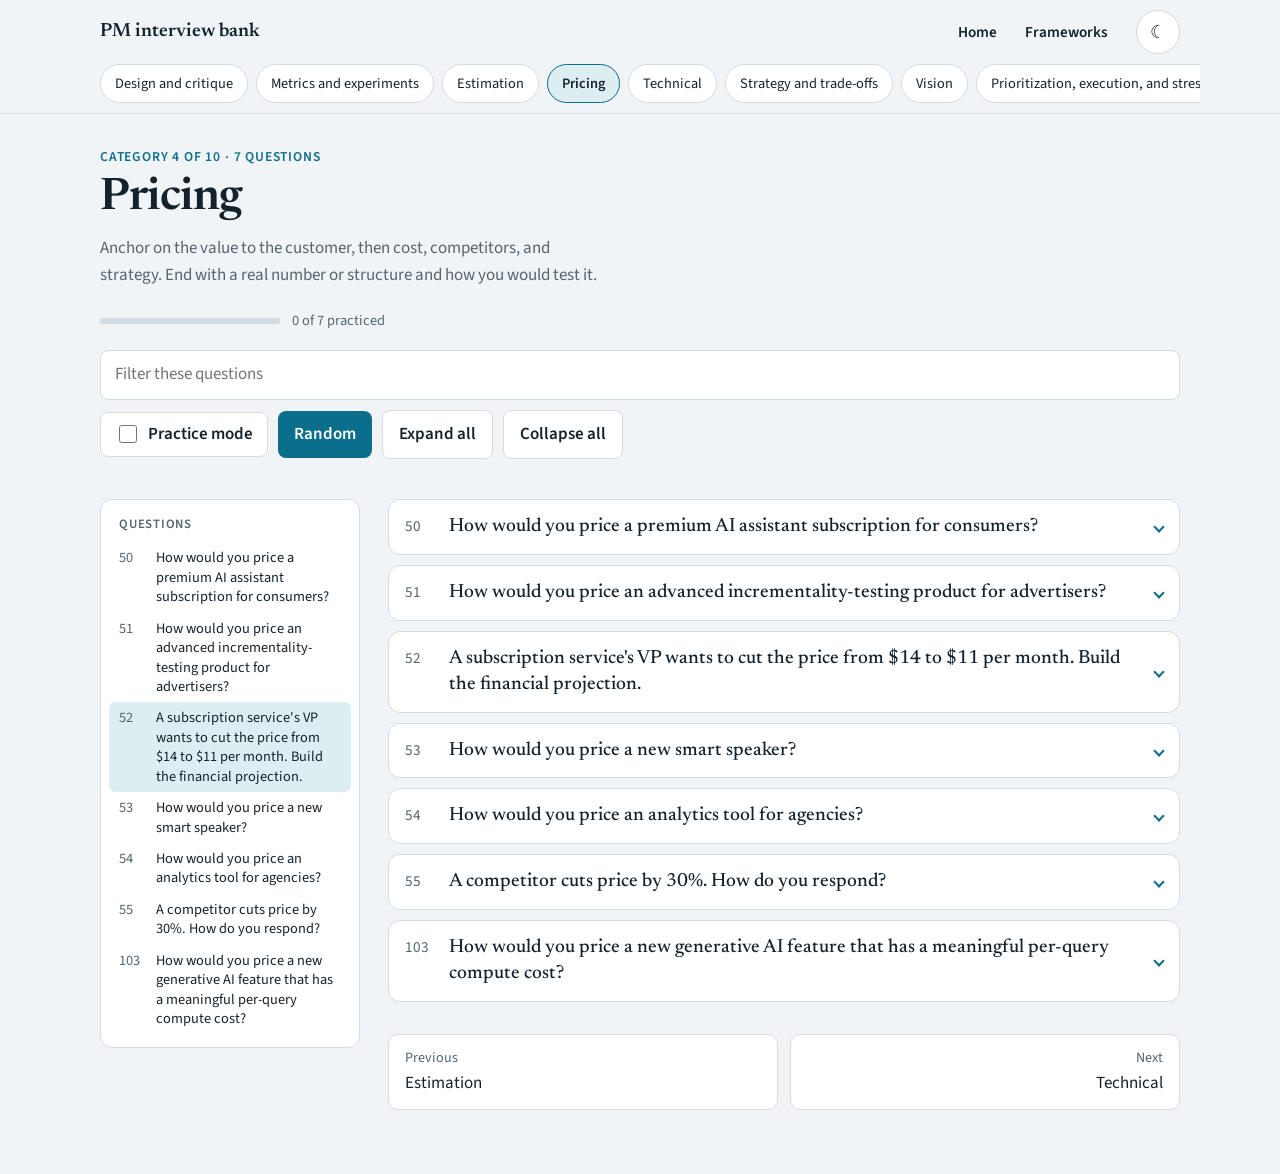
<file: pricing.html>
<!DOCTYPE html>
<html lang="en">
<head>
<meta charset="utf-8">
<meta name="viewport" content="width=device-width, initial-scale=1, viewport-fit=cover">
<title>Pricing | PM interview bank</title>
<link rel="preconnect" href="https://fonts.googleapis.com">
<link rel="preconnect" href="https://fonts.gstatic.com" crossorigin>
<link rel="stylesheet" href="https://fonts.googleapis.com/css2?family=Newsreader:opsz,wght@6..72,500;6..72,600&family=Source+Sans+3:wght@400;600;700&display=swap">
<link rel="stylesheet" href="assets/style.css">
<script>try{var t=localStorage.getItem("pmqb-theme");if(t)document.documentElement.dataset.theme=t}catch(e){}</script>
<script src="assets/app.js" defer></script>
<script src="data/pricing.js" defer></script>
</head>
<body data-page="pricing">
<main class="wrap" id="app"><noscript>This page needs JavaScript to show the questions.</noscript></main>
</body>
</html>
</file>
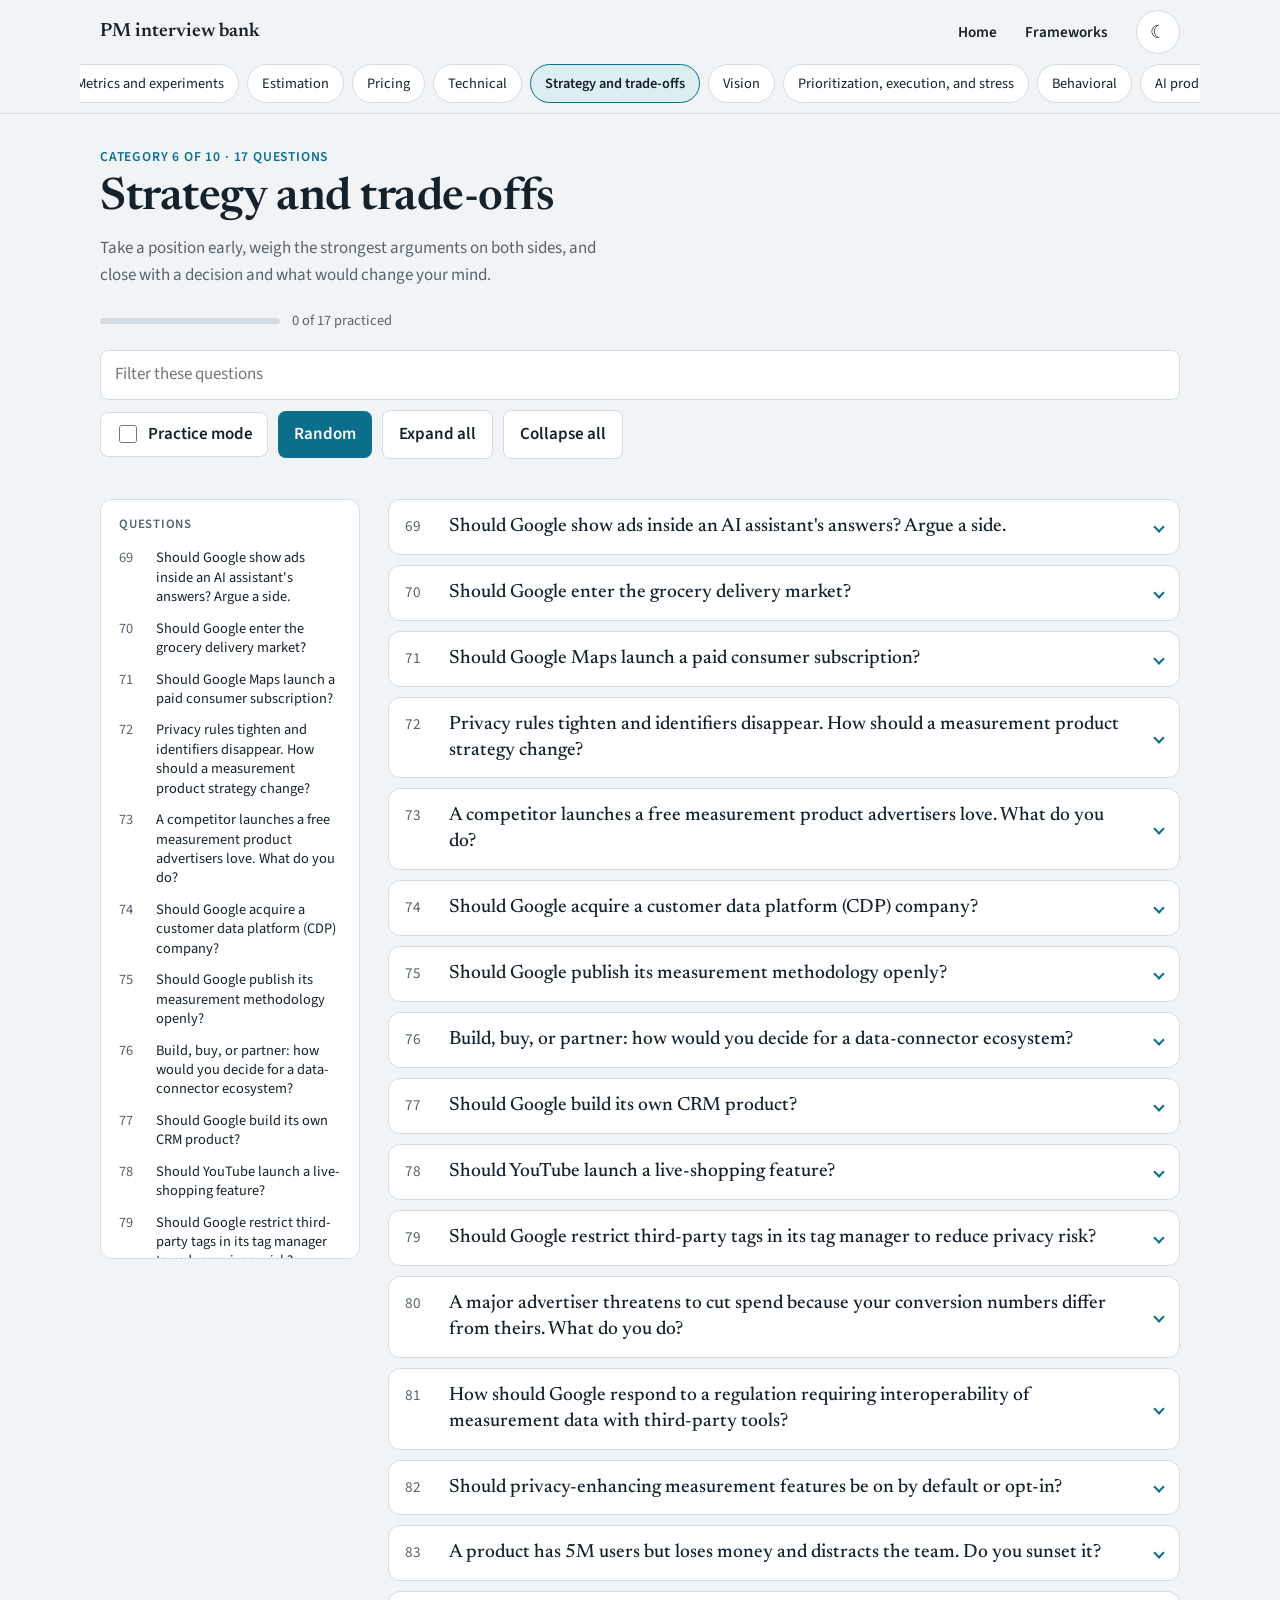
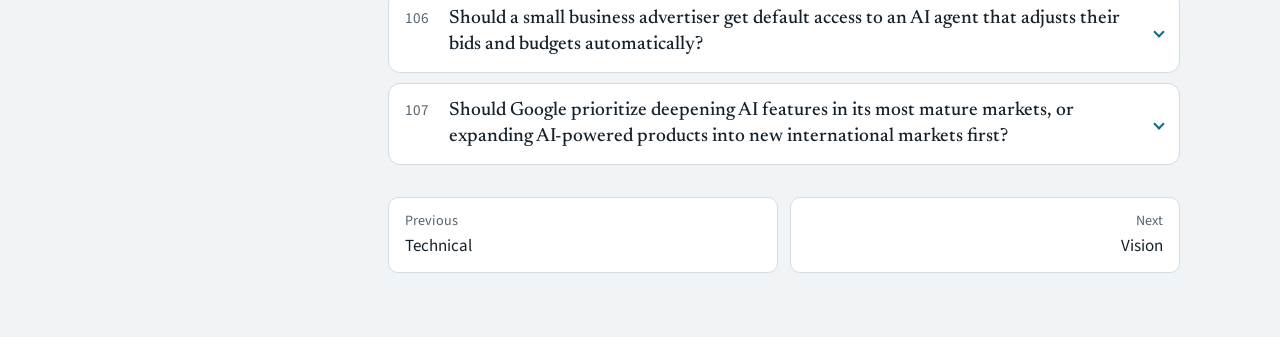
<file: strategy.html>
<!DOCTYPE html>
<html lang="en">
<head>
<meta charset="utf-8">
<meta name="viewport" content="width=device-width, initial-scale=1, viewport-fit=cover">
<title>Strategy and trade-offs | PM interview bank</title>
<link rel="preconnect" href="https://fonts.googleapis.com">
<link rel="preconnect" href="https://fonts.gstatic.com" crossorigin>
<link rel="stylesheet" href="https://fonts.googleapis.com/css2?family=Newsreader:opsz,wght@6..72,500;6..72,600&family=Source+Sans+3:wght@400;600;700&display=swap">
<link rel="stylesheet" href="assets/style.css">
<script>try{var t=localStorage.getItem("pmqb-theme");if(t)document.documentElement.dataset.theme=t}catch(e){}</script>
<script src="assets/app.js" defer></script>
<script src="data/strategy.js" defer></script>
</head>
<body data-page="strategy">
<main class="wrap" id="app"><noscript>This page needs JavaScript to show the questions.</noscript></main>
</body>
</html>
</file>
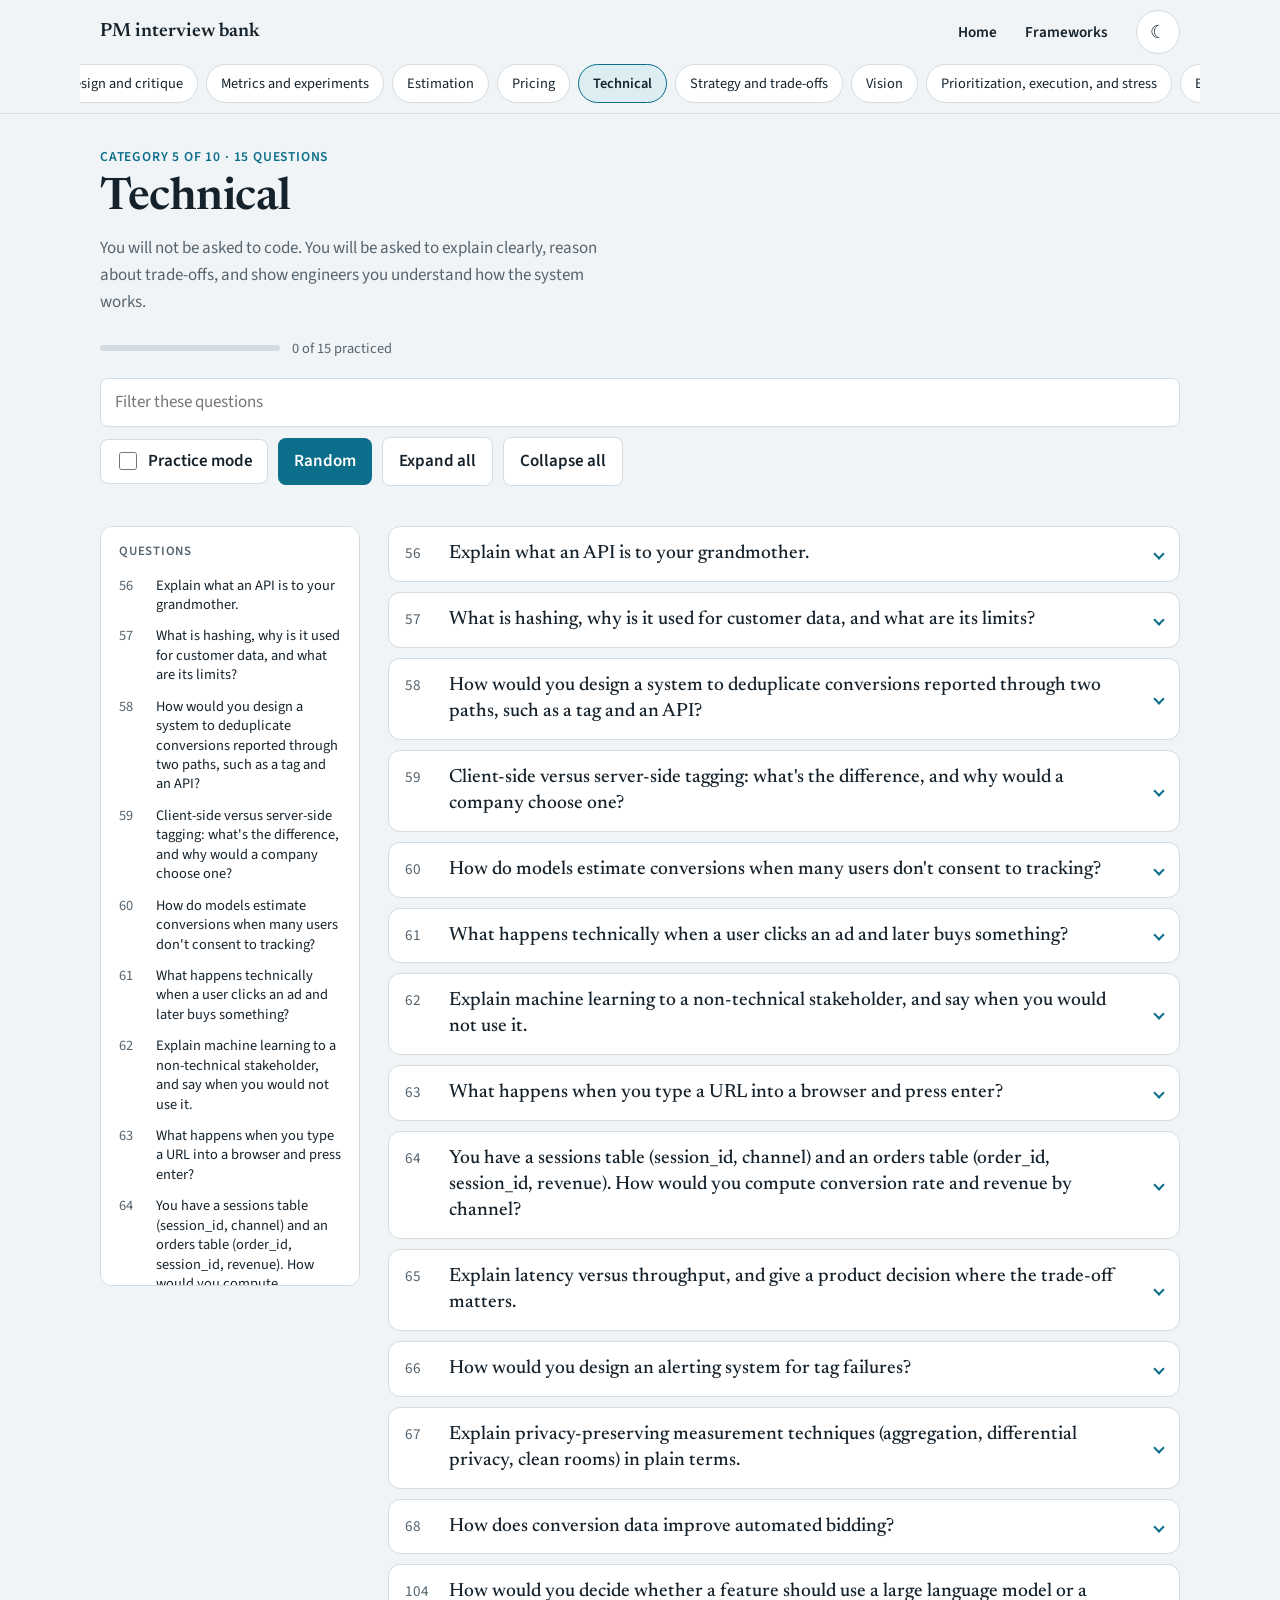
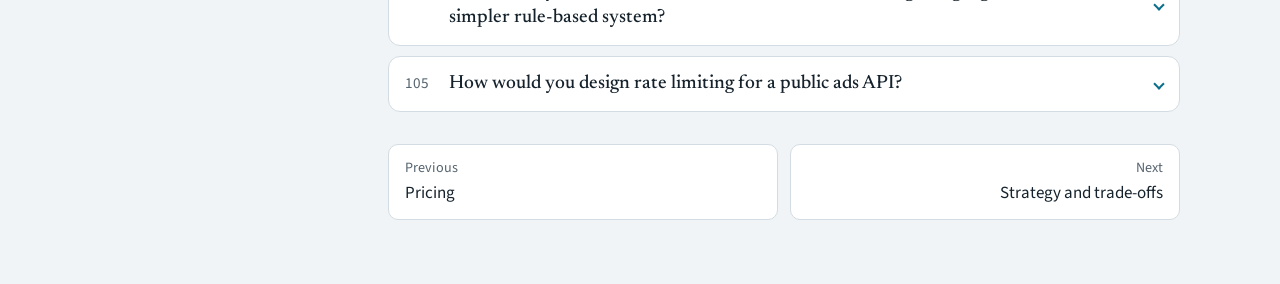
<file: technical.html>
<!DOCTYPE html>
<html lang="en">
<head>
<meta charset="utf-8">
<meta name="viewport" content="width=device-width, initial-scale=1, viewport-fit=cover">
<title>Technical | PM interview bank</title>
<link rel="preconnect" href="https://fonts.googleapis.com">
<link rel="preconnect" href="https://fonts.gstatic.com" crossorigin>
<link rel="stylesheet" href="https://fonts.googleapis.com/css2?family=Newsreader:opsz,wght@6..72,500;6..72,600&family=Source+Sans+3:wght@400;600;700&display=swap">
<link rel="stylesheet" href="assets/style.css">
<script>try{var t=localStorage.getItem("pmqb-theme");if(t)document.documentElement.dataset.theme=t}catch(e){}</script>
<script src="assets/app.js" defer></script>
<script src="data/technical.js" defer></script>
</head>
<body data-page="technical">
<main class="wrap" id="app"><noscript>This page needs JavaScript to show the questions.</noscript></main>
</body>
</html>
</file>
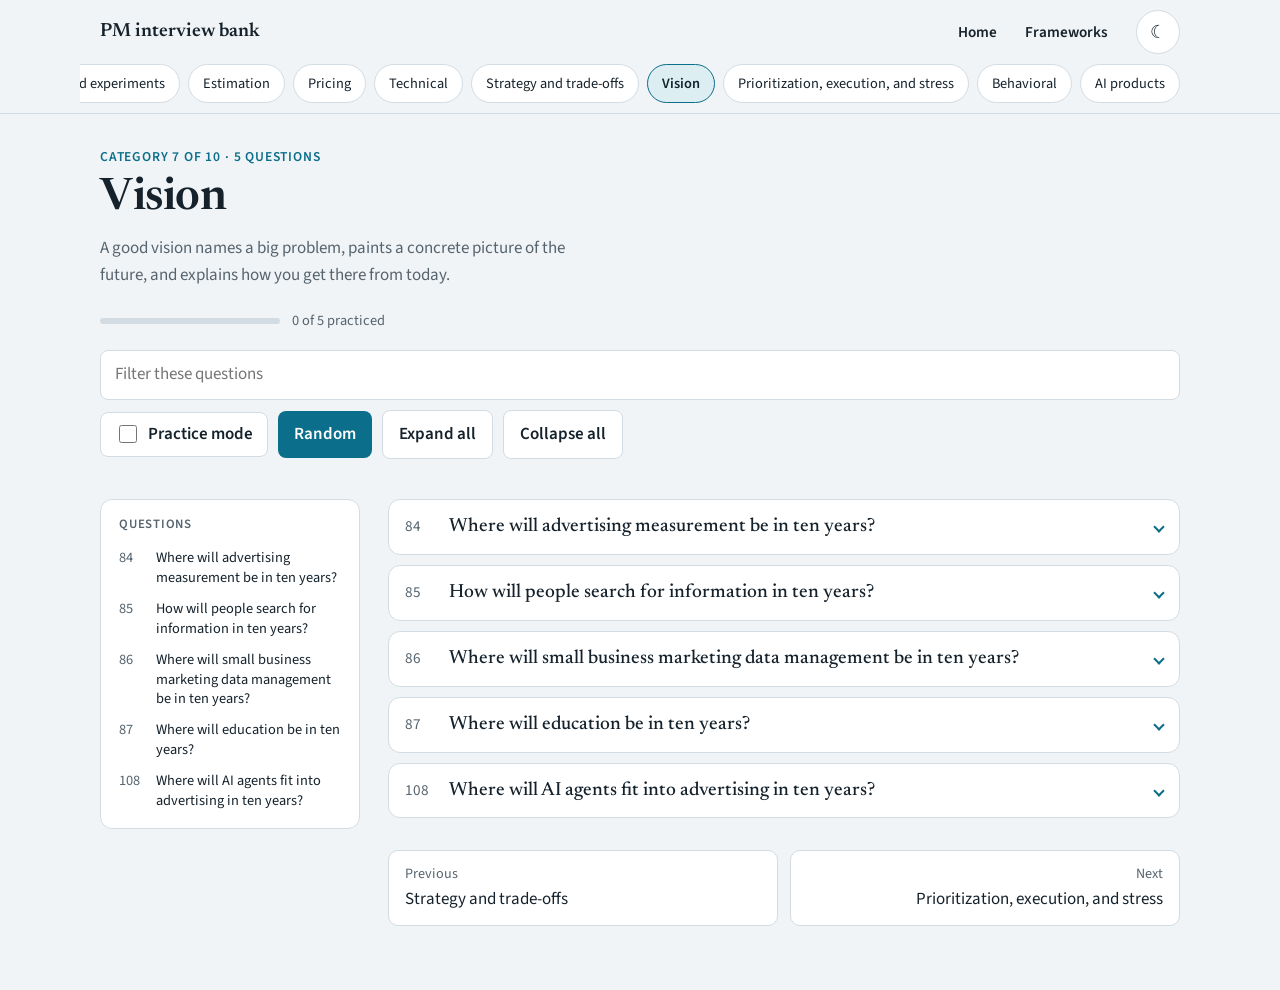
<file: vision.html>
<!DOCTYPE html>
<html lang="en">
<head>
<meta charset="utf-8">
<meta name="viewport" content="width=device-width, initial-scale=1, viewport-fit=cover">
<title>Vision | PM interview bank</title>
<link rel="preconnect" href="https://fonts.googleapis.com">
<link rel="preconnect" href="https://fonts.gstatic.com" crossorigin>
<link rel="stylesheet" href="https://fonts.googleapis.com/css2?family=Newsreader:opsz,wght@6..72,500;6..72,600&family=Source+Sans+3:wght@400;600;700&display=swap">
<link rel="stylesheet" href="assets/style.css">
<script>try{var t=localStorage.getItem("pmqb-theme");if(t)document.documentElement.dataset.theme=t}catch(e){}</script>
<script src="assets/app.js" defer></script>
<script src="data/vision.js" defer></script>
</head>
<body data-page="vision">
<main class="wrap" id="app"><noscript>This page needs JavaScript to show the questions.</noscript></main>
</body>
</html>
</file>
<file: assets/style.css>
:root{
  --bg:#F1F4F6; --surface:#FFFFFF; --ink:#15222C; --muted:#56646F; --line:#D3DCE2;
  --accent:#0B6E8A; --accent-ink:#FFFFFF; --accent-soft:#DDEEF3; --mark:#FFE8A3; --good:#2E7D4F; --good-soft:#DDF0E3;
  --serif:"Newsreader",Georgia,"Times New Roman",serif;
  --sans:"Source Sans 3",-apple-system,"Segoe UI",Roboto,Helvetica,Arial,sans-serif;
  color-scheme:light;
}
@media (prefers-color-scheme: dark){
  :root:not([data-theme="light"]){
    --bg:#0F171D; --surface:#172229; --ink:#E5ECF0; --muted:#9AA9B4; --line:#2A3A45;
    --accent:#5CC2DD; --accent-ink:#06222B; --accent-soft:#16323C; --mark:#4B4013; --good:#6FCF97; --good-soft:#173527;
    color-scheme:dark;
  }
}
:root[data-theme="dark"]{
  --bg:#0F171D; --surface:#172229; --ink:#E5ECF0; --muted:#9AA9B4; --line:#2A3A45;
  --accent:#5CC2DD; --accent-ink:#06222B; --accent-soft:#16323C; --mark:#4B4013; --good:#6FCF97; --good-soft:#173527;
  color-scheme:dark;
}
html{scroll-padding-top:120px}
*,*::before,*::after{box-sizing:border-box}
html{-webkit-text-size-adjust:100%;text-size-adjust:100%}
body{margin:0;background:var(--bg);color:var(--ink);font-family:var(--sans);font-size:17px;line-height:1.6;padding-bottom:env(safe-area-inset-bottom,0px)}
a{color:var(--accent)}
button{font:inherit;cursor:pointer;touch-action:manipulation}
button:focus-visible,summary:focus-visible,a:focus-visible,input:focus-visible,select:focus-visible{outline:3px solid var(--accent);outline-offset:2px}
.wrap{max-width:1120px;margin:0 auto;padding:0 max(20px,env(safe-area-inset-right)) 64px max(20px,env(safe-area-inset-left))}
h1,h2,h3{font-family:var(--serif);font-weight:600;letter-spacing:-0.01em}
h1{font-size:clamp(2rem,5vw,2.8rem);line-height:1.1;margin:0 0 12px}
h2{font-size:1.6rem;margin:0 0 8px}
h3{font-size:1.25rem;margin:0 0 6px}

/* Site header */
.site{position:sticky;top:0;z-index:10;background:var(--bg);border-bottom:1px solid var(--line);padding-top:env(safe-area-inset-top,0px)}
.site-in{max-width:1120px;margin:0 auto;padding:10px max(20px,env(safe-area-inset-right)) 10px max(20px,env(safe-area-inset-left));display:flex;align-items:center;gap:16px;flex-wrap:wrap}
.brand{font-family:var(--serif);font-weight:600;font-size:1.2rem;color:var(--ink);text-decoration:none;margin-right:auto}
.site-links{display:flex;gap:4px}
.site-links a{color:var(--ink);text-decoration:none;padding:8px 12px;border-radius:8px;font-weight:600;font-size:.95rem}
.site-links a[aria-current="page"],.site-links a:hover{background:var(--accent-soft)}
.theme-btn{flex:0 0 auto;width:44px;height:44px;border-radius:50%;border:1px solid var(--line);background:var(--surface);color:var(--ink);font-size:1.15rem;line-height:1;display:grid;place-items:center}
.theme-btn:hover{border-color:var(--accent)}
.chips{position:relative;max-width:1120px;margin:0 auto;display:flex;gap:8px;overflow-x:auto;padding:0 max(20px,env(safe-area-inset-right)) 10px max(20px,env(safe-area-inset-left));scrollbar-width:thin}
.chip{flex:0 0 auto;background:var(--surface);color:var(--ink);border:1px solid var(--line);border-radius:999px;padding:7px 14px;font-size:.9rem;white-space:nowrap;text-decoration:none}
.chip[aria-current="page"]{background:var(--accent-soft);border-color:var(--accent);font-weight:600}

/* Buttons and inputs */
.btn{display:inline-flex;align-items:center;gap:6px;background:var(--accent);color:var(--accent-ink);border:0;border-radius:8px;padding:10px 16px;font-weight:600;min-height:44px;text-decoration:none}
.btn.alt{background:var(--surface);color:var(--ink);border:1px solid var(--line)}
.search{width:100%;font:inherit;color:var(--ink);background:var(--surface);border:1px solid var(--line);border-radius:8px;padding:10px 14px;min-height:44px}
.switch{display:inline-flex;align-items:center;gap:8px;background:var(--surface);border:1px solid var(--line);border-radius:8px;padding:8px 14px;min-height:44px;font-weight:600;cursor:pointer}
.switch input{width:18px;height:18px;accent-color:var(--accent)}

/* Home */
.hero{padding:44px 0 8px;max-width:760px}
.lede{color:var(--muted);margin:0 0 20px;max-width:64ch}
.stats{display:grid;grid-template-columns:repeat(3,minmax(0,170px));gap:12px;margin:8px 0 20px}
.stat{background:var(--surface);border:1px solid var(--line);border-radius:10px;padding:12px 16px}
.stat b{display:block;font-family:var(--serif);font-size:1.7rem;line-height:1.1}
.stat span{color:var(--muted);font-size:.9rem}
.row{display:flex;flex-wrap:wrap;gap:10px;align-items:center}
.home-search{margin:28px 0 8px;max-width:760px}
.results{list-style:none;margin:10px 0 0;padding:0;max-width:760px}
.results li a{display:block;background:var(--surface);border:1px solid var(--line);border-radius:8px;padding:10px 14px;margin-bottom:6px;color:var(--ink);text-decoration:none}
.results li a:hover{border-color:var(--accent)}
.results small{display:block;color:var(--muted)}
.section-title{margin:40px 0 14px}
.grid{display:grid;grid-template-columns:repeat(auto-fill,minmax(260px,1fr));gap:14px}
.card{display:flex;flex-direction:column;background:var(--surface);border:1px solid var(--line);border-radius:12px;padding:18px;color:var(--ink);text-decoration:none;transition:border-color .15s}
.card:hover{border-color:var(--accent)}
.card h3{margin-bottom:4px}
.card p{color:var(--muted);margin:0 0 14px;font-size:.95rem;flex:1}
.card .count{color:var(--muted);font-size:.85rem;margin-top:6px}
.meter{height:6px;background:var(--line);border-radius:99px;overflow:hidden}
.meter span{display:block;height:100%;background:var(--good);border-radius:99px}
.steps{counter-reset:s;list-style:none;padding:0;display:grid;grid-template-columns:repeat(auto-fill,minmax(230px,1fr));gap:14px}
.steps li{background:var(--surface);border:1px solid var(--line);border-radius:12px;padding:16px 18px 16px 52px;position:relative}
.steps li::before{counter-increment:s;content:counter(s);position:absolute;left:16px;top:14px;width:26px;height:26px;border-radius:50%;background:var(--accent-soft);color:var(--accent);font-weight:700;display:grid;place-items:center;font-size:.9rem}

/* Category page */
.page-head{padding:32px 0 18px}
.eyebrow{color:var(--accent);font-weight:600;font-size:.85rem;letter-spacing:.06em;text-transform:uppercase;margin:0 0 6px}
.progress{display:flex;align-items:center;gap:12px;margin:0 0 18px;color:var(--muted);font-size:.9rem}
.progress .meter{flex:0 0 180px}
.toolbar{display:flex;flex-wrap:wrap;gap:10px;align-items:center}
.toolbar .search{flex:1 1 100%}
.layout{display:grid;grid-template-columns:260px minmax(0,1fr);gap:28px;align-items:start;margin-top:22px}
.toc{position:sticky;top:120px;max-height:calc(100vh - 140px);overflow:auto;background:var(--surface);border:1px solid var(--line);border-radius:12px;padding:12px 8px}
.toc h2{font-family:var(--sans);font-size:.8rem;text-transform:uppercase;letter-spacing:.06em;color:var(--muted);margin:2px 10px 8px}
.toc ol{list-style:none;margin:0;padding:0}
.toc a{display:flex;gap:8px;padding:6px 10px;border-radius:6px;color:var(--ink);text-decoration:none;font-size:.9rem;line-height:1.35}
.toc a:hover,.toc a.here{background:var(--accent-soft)}
.toc a .n{color:var(--muted);flex:0 0 2em;font-variant-numeric:tabular-nums}
.toc a.done .n{color:var(--good);font-weight:700}
.jump{display:none}
.pager{display:flex;justify-content:space-between;gap:12px;margin-top:32px;flex-wrap:wrap}
.pager a{flex:1 1 220px;background:var(--surface);border:1px solid var(--line);border-radius:10px;padding:12px 16px;color:var(--ink);text-decoration:none}
.pager a:hover{border-color:var(--accent)}
.pager small{display:block;color:var(--muted)}
.pager .next{text-align:right}
.empty{color:var(--muted);padding:20px 0}

/* Question cards */
.q{background:var(--surface);border:1px solid var(--line);border-radius:12px;margin:0 0 10px}
.q.picked{background:var(--mark)}
.q summary{list-style:none;display:flex;gap:14px;align-items:baseline;padding:14px 16px;cursor:pointer}
.q summary::-webkit-details-marker{display:none}
.num{flex:0 0 2em;color:var(--muted);font-variant-numeric:tabular-nums;font-size:.95rem}
.q.done .num{color:var(--good);font-weight:700}
.qt{font-family:var(--serif);font-weight:500;font-size:1.2rem;line-height:1.35;flex:1}
.tick{flex:0 0 auto;font-size:.78rem;font-weight:600;color:var(--good);background:var(--good-soft);border-radius:99px;padding:1px 8px;align-self:center;display:none}
.q.done .tick{display:inline}
.q summary::after{content:"";flex:0 0 auto;width:8px;height:8px;border-right:2px solid var(--accent);border-bottom:2px solid var(--accent);transform:rotate(45deg);margin-left:6px;align-self:center;transition:transform .15s}
.q[open] summary::after{transform:rotate(225deg)}
.body{padding:4px 20px 16px;border-top:1px solid var(--line)}
.tests{margin:14px 0 12px;font-size:.95rem;background:var(--accent-soft);border-radius:8px;padding:8px 12px}
.tabs{display:flex;gap:4px;border-bottom:1px solid var(--line);overflow-x:auto}
.tab{background:transparent;border:0;border-bottom:3px solid transparent;color:var(--muted);padding:8px 12px;font-weight:600;white-space:nowrap;min-height:44px}
.tab[aria-selected="true"]{color:var(--ink);border-bottom-color:var(--accent)}
.panel{padding-top:4px}
.panel p{margin:12px 0 0;max-width:70ch}
.panel ul,.panel ol{margin:10px 0 0;padding-left:1.25em;max-width:70ch}
.panel li{margin:5px 0}
.panel h4{margin:18px 0 0;font-size:.8rem;text-transform:uppercase;letter-spacing:.06em;color:var(--accent)}
.say p{font-size:1.02rem}
.fu{border-left:3px solid var(--accent);padding:2px 0 2px 14px;margin-top:16px}
.fu b{display:block}
.fu p{margin-top:4px}
.gate{display:none;margin-top:14px;padding:18px;border:1px dashed var(--line);border-radius:10px;text-align:center}
.gate p{margin:0 0 12px;color:var(--muted)}
.clock{font-family:var(--serif);font-size:2rem;font-variant-numeric:tabular-nums;display:block;margin-bottom:8px}
body.practice .q:not(.revealed) .gate{display:block}
body.practice .q:not(.revealed) .tabs,body.practice .q:not(.revealed) .panel{display:none}
.qfoot{display:flex;justify-content:space-between;align-items:center;gap:10px;margin-top:18px;padding-top:12px;border-top:1px solid var(--line);flex-wrap:wrap}
.qfoot label{display:inline-flex;gap:8px;align-items:center;font-weight:600;cursor:pointer;min-height:44px}
.qfoot input{width:18px;height:18px;accent-color:var(--good)}
.qfoot a{font-size:.9rem}
.tbl{overflow-x:auto;margin-top:12px}
table{border-collapse:collapse;font-size:.95rem;min-width:100%}
th,td{border:1px solid var(--line);padding:6px 10px;text-align:left}
th{background:var(--accent-soft)}
pre{background:var(--accent-soft);border:1px solid var(--line);border-radius:8px;padding:12px 14px;overflow-x:auto;margin:12px 0 0;font-size:.85rem;line-height:1.5;max-width:70ch}
code{font-family:ui-monospace,SFMono-Regular,Menlo,Consolas,monospace}

/* Frameworks page */
.quickref{display:grid;grid-template-columns:repeat(auto-fill,minmax(250px,1fr));gap:12px;margin:16px 0 8px}
.quickref div{background:var(--surface);border:1px solid var(--line);border-radius:10px;padding:14px 16px}
.quickref b{display:block}
.quickref span{color:var(--muted);font-size:.95rem}
.callout{background:var(--surface);border:1px solid var(--line);border-left:4px solid var(--accent);border-radius:10px;padding:16px 20px;margin:24px 0;max-width:780px}
.callout h2{font-size:1.3rem}
.callout ul{margin:8px 0 0;padding-left:1.2em}
.callout li{margin:6px 0}
.narrow{max-width:780px}
.fw-list .body p{margin:12px 0 0;max-width:70ch}
.fw-list .body p.shape{color:var(--muted);font-size:.92rem;border-left:3px solid var(--accent);padding-left:10px}
footer.note{margin-top:44px;color:var(--muted);font-size:.9rem}

@media (max-width:760px){
  .layout{grid-template-columns:minmax(0,1fr)}
  .toc{display:none}
  .jump{display:block;width:100%;font:inherit;color:var(--ink);background:var(--surface);border:1px solid var(--line);border-radius:8px;padding:10px 12px;min-height:44px;margin-bottom:12px}
}
@media (max-width:560px){
  .wrap,.site-in,.chips{padding-left:max(16px,env(safe-area-inset-left));padding-right:max(16px,env(safe-area-inset-right))}
  .tabs{gap:0}
  .tab{flex:1 1 auto;padding:8px 6px;font-size:.95rem}
  .stat{padding:10px 12px}
  .stat b{font-size:1.4rem}
  .body{padding:4px 16px 14px}
  .num{flex-basis:1.7em}
  .qt{font-size:1.08rem}
  .site-in{gap:8px}
  .brand{font-size:1rem}
  .site-links{gap:0}
  .site-links a{padding:8px 7px}
  .theme-btn{width:40px;height:40px}
}
@media (prefers-reduced-motion: reduce){.q summary::after,.card{transition:none}}
@media (max-height:500px) and (orientation:landscape){
  html{scroll-padding-top:12px}
  .site{position:static}
  .toc{top:12px;max-height:calc(100vh - 24px)}
}
</file>
